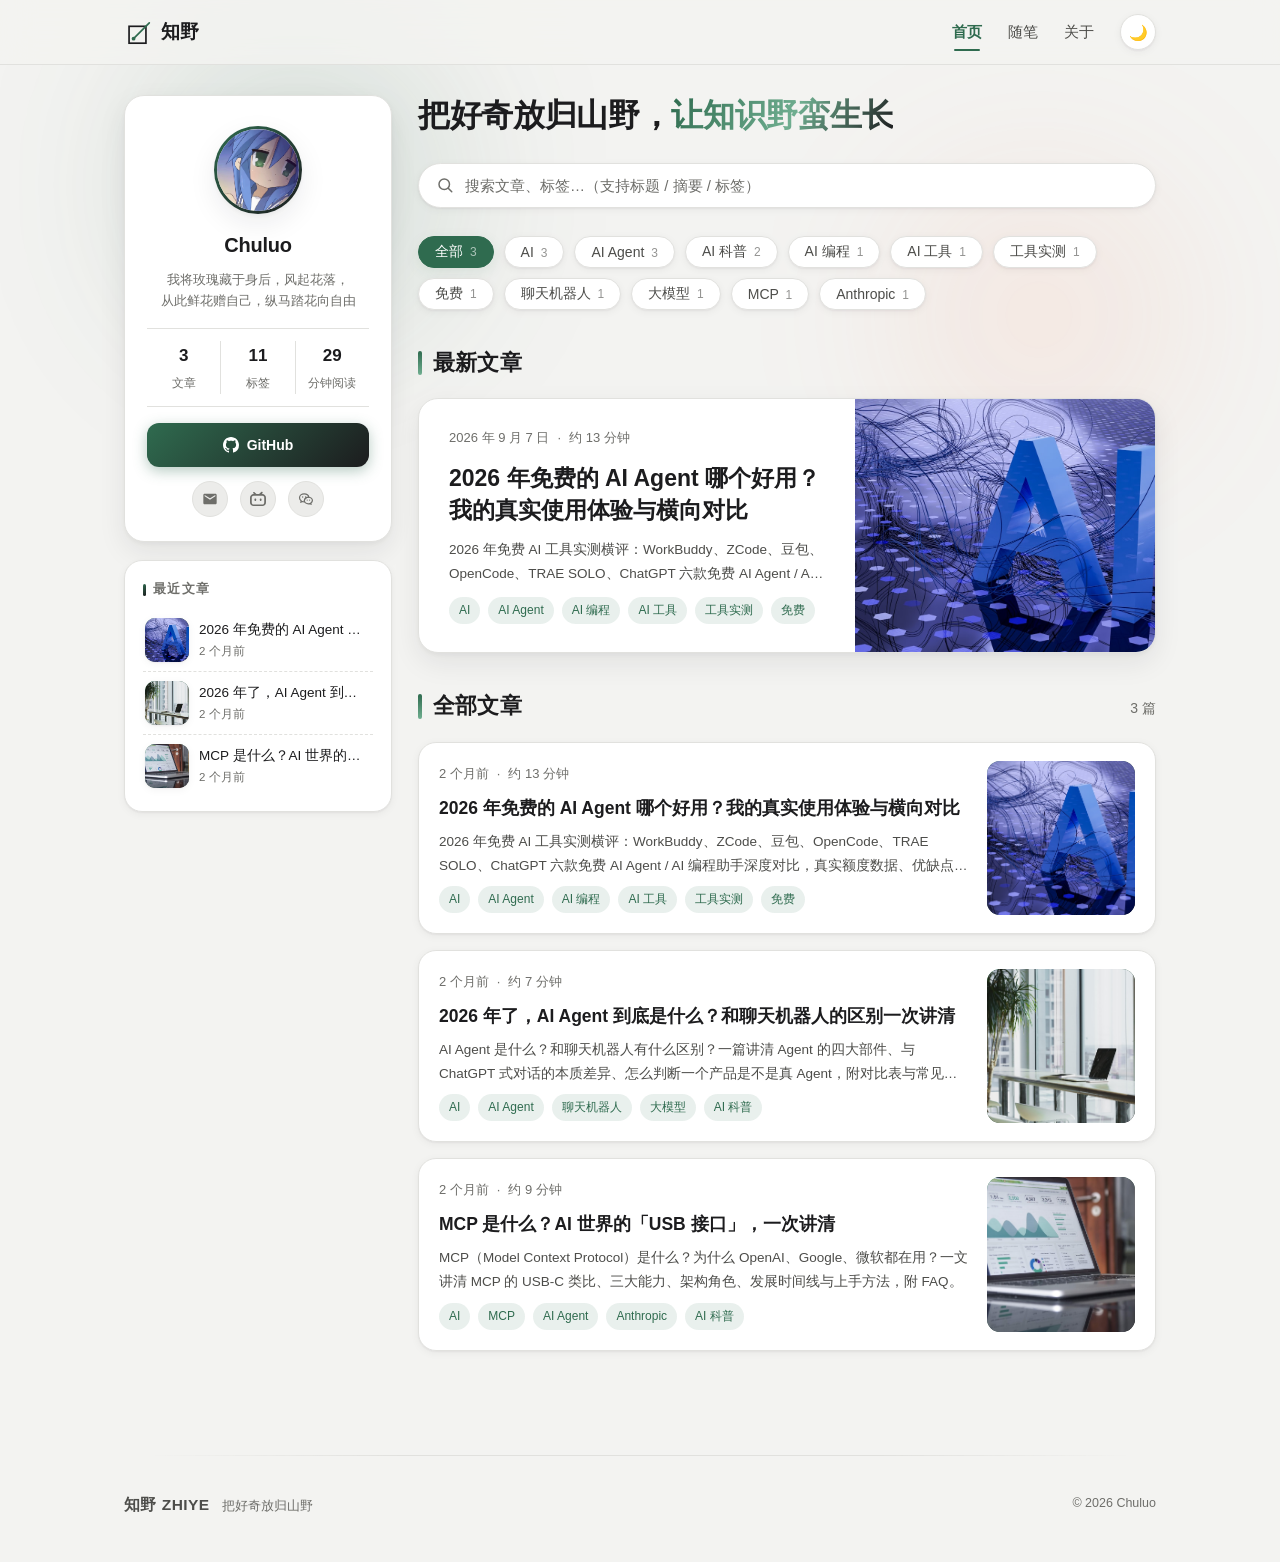
<file: index.html>
<!DOCTYPE html>
<html lang="zh-CN">
<head>
  <meta charset="UTF-8">
  <meta name="viewport" content="width=device-width, initial-scale=1.0">
  <!-- 主题提前应用：首帧即为正确主题，消除页面切换时的闪白 -->
  <script>(function(){var t=null;try{t=localStorage.getItem("blog-theme");}catch(e){}if(t!=="dark"&&t!=="light"){t=window.matchMedia&&window.matchMedia("(prefers-color-scheme: dark)").matches?"dark":"light";}document.documentElement.setAttribute("data-theme",t);})();</script>
  <title>知野 ZHIYE · 把好奇放归山野</title>
  <meta http-equiv="Content-Security-Policy" content="default-src 'none'; script-src 'self' file: 'unsafe-inline' https://cdn.jsdelivr.net; style-src 'self' file: 'unsafe-inline'; img-src 'self' file: data:; font-src 'self' file:; connect-src 'none'; object-src 'none'; base-uri 'none'; form-action 'none'">
  <meta name="referrer" content="no-referrer">
  <meta name="msvalidate.01" content="DB0D25943BA8A5B2295DCE027CB3AC0E" />
  <link rel="icon" href="data:image/svg+xml,<svg xmlns='http://www.w3.org/2000/svg' viewBox='0 0 48 48'><rect width='48' height='48' rx='11' fill='%231C1C1E'/><rect x='13' y='18' width='22' height='22' fill='none' stroke='%23FFFFFF' stroke-width='2.6'/><line x1='19' y1='34' x2='41' y2='12' stroke='%236FAE90' stroke-width='2.6' stroke-linecap='round'/><circle cx='19' cy='34' r='2.8' fill='%236FAE90'/></svg>">
  <meta name="description" content="知野 ZHIYE：Chuluo 的个人博客，记录前端技术、效率工具、读书笔记与日常生活，全部文章由 Markdown 书写。">
  <meta name="author" content="Chuluo">
  <link rel="canonical" href="https://YOUR-SITE.example/">
  <meta name="theme-color" content="#F3F3F1" media="(prefers-color-scheme: light)">
  <meta name="theme-color" content="#000000" media="(prefers-color-scheme: dark)">
  <meta property="og:title" content="知野 ZHIYE · 把好奇放归山野">
  <meta property="og:type" content="website">
  <meta property="og:site_name" content="知野 ZHIYE">
  <meta property="og:url" content="https://YOUR-SITE.example/">
  <meta property="og:locale" content="zh_CN">
  <meta property="og:image" content="https://YOUR-SITE.example/img/brand-icon.png">
  <meta property="og:description" content="记录前端技术、效率工具、读书笔记与日常生活。">
  <meta name="twitter:card" content="summary">
  <script type="application/ld+json">
  {
    "@context": "https://schema.org",
    "@type": "WebSite",
    "name": "知野 ZHIYE",
    "url": "https://YOUR-SITE.example/",
    "description": "Chuluo 的个人博客，记录前端技术、效率工具、读书笔记与日常生活。",
    "inLanguage": "zh-CN",
    "author": { "@type": "Person", "name": "Chuluo", "url": "https://YOUR-SITE.example/about.html" }
  }
  </script>
  <link rel="stylesheet" href="css/style.css">
</head>
<body>

  <a class="skip-link" href="#main">跳到主要内容</a>

  <header class="site-header">
    <div class="container header-inner">
      <a class="brand" href="index.html"><svg class="brand-logo" viewBox="0 0 48 48" aria-hidden="true"><rect x="9" y="13" width="30" height="30" fill="none" stroke="currentColor" stroke-width="3"/><line x1="17" y1="35" x2="45" y2="7" stroke="var(--wild)" stroke-width="3" stroke-linecap="round"/><circle cx="17" cy="35" r="3.4" fill="var(--wild)"/></svg>知野</a>
      <nav class="site-nav">
        <a href="index.html" class="active" aria-current="page">首页</a>
        <a href="notes.html">随笔</a>
        <a href="about.html">关于</a>
        <button class="theme-toggle" aria-label="切换深浅主题（快捷键 T）"></button>
      </nav>
    </div>
  </header>

  <main id="main">
    <!-- 背景光晕 -->
    <div class="bg-glow g1" aria-hidden="true"></div>
    <div class="bg-glow g2" aria-hidden="true"></div>

    <div class="home-layout container">
      <!-- 侧栏：作者卡片 -->
      <aside class="side-col reveal">
        <div class="profile-card">
          <img class="profile-avatar" src="img/avatar.png" alt="Chuluo 的头像" width="88" height="88">
          <b class="profile-name">Chuluo</b>
          <p class="profile-bio">我将玫瑰藏于身后，风起花落，<br>从此鲜花赠自己，纵马踏花向自由</p>
          <div class="profile-stats" id="profileStats"></div>
          <!-- 社交链接（GitHub / 邮箱 / B站） -->
          <a class="profile-github" href="https://github.com/chuluono" target="_blank" rel="noopener noreferrer">
            <svg viewBox="0 0 16 16" width="16" height="16" aria-hidden="true"><path fill="currentColor" d="M8 0C3.58 0 0 3.58 0 8c0 3.54 2.29 6.53 5.47 7.59.4.07.55-.17.55-.38 0-.19-.01-.82-.01-1.49-2.01.37-2.53-.49-2.69-.94-.09-.23-.48-.94-.82-1.13-.28-.15-.68-.52-.01-.53.63-.01 1.08.58 1.23.82.72 1.21 1.87.87 2.33.66.07-.52.28-.87.51-1.07-1.78-.2-3.64-.89-3.64-3.95 0-.87.31-1.59.82-2.15-.08-.2-.36-1.02.08-2.12 0 0 .67-.21 2.2.82.64-.18 1.32-.27 2-.27s1.36.09 2 .27c1.53-1.04 2.2-.82 2.2-.82.44 1.1.16 1.92.08 2.12.51.56.82 1.27.82 2.15 0 3.07-1.87 3.75-3.65 3.95.29.25.54.73.54 1.48 0 1.07-.01 1.93-.01 2.2 0 .21.15.46.55.38A8.01 8.01 0 0 0 16 8c0-4.42-3.58-8-8-8z"/></svg>
            GitHub
          </a>
          <div class="profile-links">
            <a class="profile-ico" href="mailto:chuluo1000@qq.com" data-copy-email="chuluo1000@qq.com" title="点击复制邮箱" aria-label="复制邮箱地址">
              <svg viewBox="0 0 24 24" aria-hidden="true"><path fill="currentColor" d="M20 4H4c-1.1 0-2 .9-2 2v12c0 1.1.9 2 2 2h16c1.1 0 2-.9 2-2V6c0-1.1-.9-2-2-2zm0 4-8 5-8-5V6l8 5 8-5v2z"/></svg>
            </a>
            <a class="profile-ico" href="https://space.bilibili.com/3461567341398555" target="_blank" rel="noopener noreferrer" title="Bilibili" aria-label="Bilibili">
              <svg viewBox="0 0 24 24" aria-hidden="true"><path fill="currentColor" d="M17.8 4.65h.85c1.51.06 2.77.58 3.77 1.58 1 .99 1.52 2.25 1.56 3.76v7.36c-.04 1.51-.56 2.77-1.56 3.77s-2.26 1.52-3.77 1.56H5.33c-1.51-.04-2.77-.56-3.77-1.56S.04 18.86 0 17.35v-7.36c.04-1.51.56-2.77 1.56-3.76 1-1 2.26-1.52 3.77-1.58h.77L4.93 3.53a1.23 1.23 0 0 1-.37-.91c0-.35.12-.65.37-.9l.03-.03c.26-.25.57-.37.92-.37.34 0 .65.12.92.37l2.55 2.42c.07.07.13.14.19.21h4.26c.05-.07.11-.14.16-.21l2.86-2.75c.26-.25.57-.37.92-.37.34 0 .66.15.93.4.26.25.39.55.39.91 0 .35-.12.65-.37.9zM5.33 7.24c-.74.02-1.37.28-1.88.77-.5.5-.77 1.13-.79 1.9v7.51c.02.77.29 1.4.79 1.9.5.5 1.13.75 1.88.77h13.34c.74-.02 1.37-.27 1.88-.77.5-.5.77-1.13.78-1.9V9.91c-.01-.77-.28-1.4-.78-1.9-.51-.49-1.14-.75-1.88-.77zM8 11.11c.37 0 .68.12.93.37.25.25.38.57.4.96v1.17c-.02.39-.15.71-.4.96-.25.25-.56.37-.93.37s-.68-.12-.93-.37c-.25-.25-.38-.57-.4-.96v-1.17c0-.37.13-.69.39-.95.25-.26.57-.38.94-.38zm8 0c.37 0 .68.12.93.37.25.25.38.57.4.96v1.17c-.02.39-.15.71-.4.96-.25.25-.56.37-.93.37s-.68-.12-.93-.37c-.25-.25-.38-.57-.4-.96v-1.17c.02-.39.15-.71.4-.96.25-.25.56-.37.93-.37z"/></svg>
            </a>
            <!-- 公众号：点击/悬停弹出二维码（图片放 img/wx-qr.png 即生效） -->
            <div class="profile-wechat">
              <button type="button" class="profile-ico" id="wxBtn" title="微信公众号" aria-label="微信公众号二维码" aria-expanded="false">
                <svg viewBox="0 0 24 24" aria-hidden="true">
                  <path fill="none" stroke="currentColor" stroke-width="1.8" stroke-linejoin="round" d="M9.3 4.2c-3.9 0-7 2.6-7 5.9 0 1.8 1 3.5 2.5 4.6L4.2 17l2.4-1.2c.8.3 1.7.4 2.7.4h.4a5.9 5.9 0 0 1-.2-1.5c0-3.1 2.9-5.6 6.5-5.6h.3c-.6-2.8-3.6-4.9-7-4.9z"/>
                  <path fill="none" stroke="currentColor" stroke-width="1.8" stroke-linejoin="round" d="M15.6 9.4c-3.3 0-6 2.2-6 4.9s2.7 4.9 6 4.9c.7 0 1.4-.1 2-.3l2.2 1.1-.6-1.9c1.4-.9 2.4-2.3 2.4-3.8 0-2.7-2.7-4.9-6-4.9z"/>
                  <g fill="currentColor">
                    <circle cx="7" cy="9" r="1"/><circle cx="11.4" cy="9" r="1"/>
                    <circle cx="13.8" cy="13.6" r=".9"/><circle cx="17.4" cy="13.6" r=".9"/>
                  </g>
                </svg>
              </button>
              <div class="wx-pop" id="wxPop">
                <img src="img/wx-qr.png" alt="微信公众号二维码" width="140" height="140">
                <b>微信公众号</b>
                <span>微信扫码关注</span>
              </div>
            </div>
          </div>
        </div>

        <!-- 侧栏：最近文章 -->
        <div class="side-card">
          <h3 class="side-title">最近文章</h3>
          <ol class="side-recent" id="recentList"></ol>
        </div>
      </aside>

      <!-- 右列：标语 + 搜索 + 筛选 + 文章流 -->
      <div class="feed-col">
        <h1 class="feed-slogan reveal" style="transition-delay:.08s">把好奇放归山野，<span class="grad">让知识野蛮生长</span></h1>

        <!-- 实时搜索 -->
        <div class="search-box reveal" style="transition-delay:.16s" role="search">
          <input id="searchInput" type="text" placeholder="搜索文章、标签…（支持标题 / 摘要 / 标签）" autocomplete="off" aria-label="搜索文章">
          <svg class="search-icon" viewBox="0 0 24 24" fill="none" stroke="currentColor" stroke-width="2" stroke-linecap="round" aria-hidden="true">
            <circle cx="11" cy="11" r="7"></circle><path d="M21 21l-4.35-4.35"></path>
          </svg>
          <button id="searchClear" type="button" class="search-clear" aria-label="清空搜索">✕</button>
        </div>

        <!-- 标签筛选 -->
        <div class="tag-filter" id="tagFilter"></div>

        <!-- 精选 / 最新文章 -->
        <section id="featuredSection">
          <div class="section-head"><h2>最新文章</h2></div>
          <div id="featured"></div>
        </section>

        <!-- 文章列表 -->
        <section>
          <div class="section-head"><h2 id="listTitle">全部文章</h2><span class="count" id="listCount"></span></div>
          <div class="post-grid" id="postList"></div>
          <nav class="pagination" id="pagination" hidden aria-label="分页"></nav>
        </section>
      </div>
    </div>
  </main>

  <footer class="site-footer">
    <div class="container footer-row">
      <p class="footer-brand">知野 ZHIYE<span class="footer-tagline">把好奇放归山野</span></p>
      <div class="footer-right">
        <span class="footer-copy">© 2026 Chuluo</span>
      </div>
    </div>
  </footer>

  <button id="backTop" class="back-top" aria-label="回到顶部">
    <svg viewBox="0 0 48 48" aria-hidden="true">
      <circle class="ring-bg" cx="24" cy="24" r="21"></circle>
      <circle class="ring-fg" cx="24" cy="24" r="21"></circle>
    </svg>
    <span class="arrow">↑</span>
  </button>

  <script src="js/posts.js"></script>
  <script src="js/main.js"></script>
  <script>
    function __initHome() {
      var H = window.BLOG_HELPERS;
      /* 首页列表视图：系列只显示一章入口，其余章节经文章页章节目录访问 */
      var posts = H.visiblePosts();
      var tags = H.allTags(posts);

      /* 公众号二维码弹层：点击切换（悬停由 CSS 兜底），点击外部关闭；二维码图片缺失时显示占位 */
      var wxWrap = document.querySelector(".profile-wechat");
      var wxBtn = document.getElementById("wxBtn");
      var wxImg = document.querySelector(".wx-pop img");
      if (wxImg) {
        wxImg.addEventListener("error", function () { wxImg.closest(".wx-pop").classList.add("no-qr"); });
      }
      if (wxBtn && wxWrap) {
        wxBtn.addEventListener("click", function (e) {
          e.stopPropagation();
          var open = wxWrap.classList.toggle("open");
          wxBtn.setAttribute("aria-expanded", open ? "true" : "false");
        });
        document.addEventListener("click", function (e) {
          if (!wxWrap.contains(e.target)) {
            wxWrap.classList.remove("open");
            wxBtn.setAttribute("aria-expanded", "false");
          }
        });
      }

      /* 作者卡片统计 */
      var totalMin = posts.reduce(function (s, p) { return s + H.readingMin(p.content); }, 0);
      document.getElementById("profileStats").innerHTML =
        '<div class="pstat"><b>' + posts.length + "</b><span>文章</span></div>" +
        '<div class="pstat"><b>' + tags.length + "</b><span>标签</span></div>" +
        '<div class="pstat"><b>' + totalMin + "</b><span>分钟阅读</span></div>";

      /* 侧栏：最近文章 */
      document.getElementById("recentList").innerHTML = posts.slice(0, 5).map(function (p) {
        var thumb = '<span class="mini-thumb" style="' + H.coverStyle(p) + '" aria-hidden="true">' +
          (p.coverImg ? '<img src="' + window.BLOG_ROOT + p.coverImg + '" alt="" loading="lazy">' : p.emoji) +
          "</span>";
        return '<li><a href="' + H.postURL(p) + '">' + thumb +
          '<span class="mini-text"><span class="mini-title">' + H.escapeHtml(p.title) + "</span>" +
          "<time>" + H.fmtRelative(p.date) + "</time></span></a></li>";
      }).join("");

      /* 状态：标签 + 关键词可叠加过滤 */
      var currentTag = new URLSearchParams(location.search).get("tag") || "全部";
      var query = "";
      var PAGE_SIZE = 4;   /* 每页文章数 */
      var pageNum = 1;
      var filterBox = document.getElementById("tagFilter");
      var listEl = document.getElementById("postList");
      var searchInput = document.getElementById("searchInput");
      var searchBox = document.querySelector(".search-box");
      var searchClear = document.getElementById("searchClear");
      var featuredSection = document.getElementById("featuredSection");

      /* 精选（最新一篇）；无文章时隐藏该区块 */
      document.getElementById("featured").innerHTML = posts.length ? H.cardHTML(posts[0], true) : "";
      if (!posts.length) featuredSection.style.display = "none";

      function renderChips() {
        var html = ['<button class="chip' + (currentTag === "全部" ? " active" : "") + '" data-tag="全部">全部 <i>' + posts.length + "</i></button>"];
        tags.forEach(function (t) {
          html.push('<button class="chip' + (currentTag === t[0] ? " active" : "") + '" data-tag="' + H.escapeHtml(t[0]) + '">' + H.escapeHtml(t[0]) + " <i>" + t[1] + "</i></button>");
        });
        filterBox.innerHTML = html.join("");
      }

      function matchQuery(p, q) {
        var hay = (p.title + " " + p.excerpt + " " + p.tags.join(" ")).toLowerCase();
        return hay.indexOf(q.toLowerCase()) !== -1;
      }

      function renderList() {
        var list = posts.filter(function (p) {
          return (currentTag === "全部" || p.tags.indexOf(currentTag) !== -1) && (!query || matchQuery(p, query));
        });
        document.getElementById("listTitle").innerHTML = query
          ? "搜索：<span class=\"grad\">" + H.escapeHtml(query) + "</span>"
          : (currentTag === "全部" ? "全部文章" : "标签：" + H.escapeHtml(currentTag));
        document.getElementById("listCount").textContent = list.length + " 篇";
        featuredSection.style.display = (posts.length && currentTag === "全部" && !query) ? "" : "none";

        var pgBox = document.getElementById("pagination");
        if (!list.length) {
          pgBox.hidden = true;
          listEl.innerHTML = query
            ? '<div class="empty-state"><div class="big">🔭</div>没有找到与「' + H.escapeHtml(query) + '」相关的文章<br>换个关键词试试？</div>'
            : '<div class="empty-state"><div class="big">🌱</div>这个标签下还没有文章～</div>';
          return;
        }

        /* 分页切片 */
        var totalPages = Math.ceil(list.length / PAGE_SIZE);
        if (pageNum > totalPages) pageNum = totalPages;
        if (pageNum < 1) pageNum = 1;
        var pageList = list.slice((pageNum - 1) * PAGE_SIZE, pageNum * PAGE_SIZE);

        /* 卡片带 stagger 渐显延迟，标题与摘要做搜索高亮 */
        listEl.innerHTML = pageList.map(function (p, i) {
          var delay = " style=\"transition-delay:" + Math.min(i, 8) * 55 + "ms\"";
          return H.cardHTML(p, false, query).replace('class="post-card"', 'class="post-card reveal"' + delay);
        }).join("");
        window.BLOG_initReveal(listEl);

        /* 分页条（← 1 →） */
        if (totalPages <= 1) { pgBox.hidden = true; pgBox.innerHTML = ""; return; }
        pgBox.hidden = false;
        var phtml = '<button class="pg-btn pg-nav" data-pg="prev" aria-label="上一页"' + (pageNum === 1 ? " disabled" : "") + ">←</button>";
        for (var i = 1; i <= totalPages; i++) {
          phtml += '<button class="pg-btn' + (i === pageNum ? " active" : "") + '" data-pg="' + i + '" aria-label="第 ' + i + ' 页">' + i + "</button>";
        }
        phtml += '<button class="pg-btn pg-nav" data-pg="next" aria-label="下一页"' + (pageNum === totalPages ? " disabled" : "") + ">→</button>";
        pgBox.innerHTML = phtml;
      }

      /* 标签筛选 */
      filterBox.addEventListener("click", function (e) {
        var btn = e.target.closest(".chip");
        if (!btn) return;
        currentTag = btn.getAttribute("data-tag");
        pageNum = 1;
        renderChips();
        renderList();
        /* file:// 协议下 replaceState 可能抛 SecurityError，静默降级 */
        try {
          history.replaceState(null, "", currentTag === "全部" ? "index.html" : "index.html?tag=" + encodeURIComponent(currentTag));
        } catch (err) {}
      });

      /* 分页翻页 */
      document.getElementById("pagination").addEventListener("click", function (e) {
        var btn = e.target.closest(".pg-btn");
        if (!btn || btn.disabled) return;
        var v = btn.getAttribute("data-pg");
        if (v === "prev") pageNum -= 1;
        else if (v === "next") pageNum += 1;
        else pageNum = parseInt(v, 10);
        renderList();
        H.smoothTo(document.getElementById("listTitle"));
      });

      /* 实时搜索（轻防抖） */
      var debounceTimer = null;
      searchInput.addEventListener("input", function () {
        searchBox.classList.toggle("has-value", !!searchInput.value);
        clearTimeout(debounceTimer);
        debounceTimer = setTimeout(function () {
          query = searchInput.value.trim();
          pageNum = 1;
          renderList();
        }, 140);
      });
      searchClear.addEventListener("click", function () {
        searchInput.value = "";
        searchBox.classList.remove("has-value");
        query = "";
        pageNum = 1;
        renderList();
        searchInput.focus();
      });

      renderChips();
      renderList();
    }
    __initHome();
  </script>
</body>
</html>
</file>
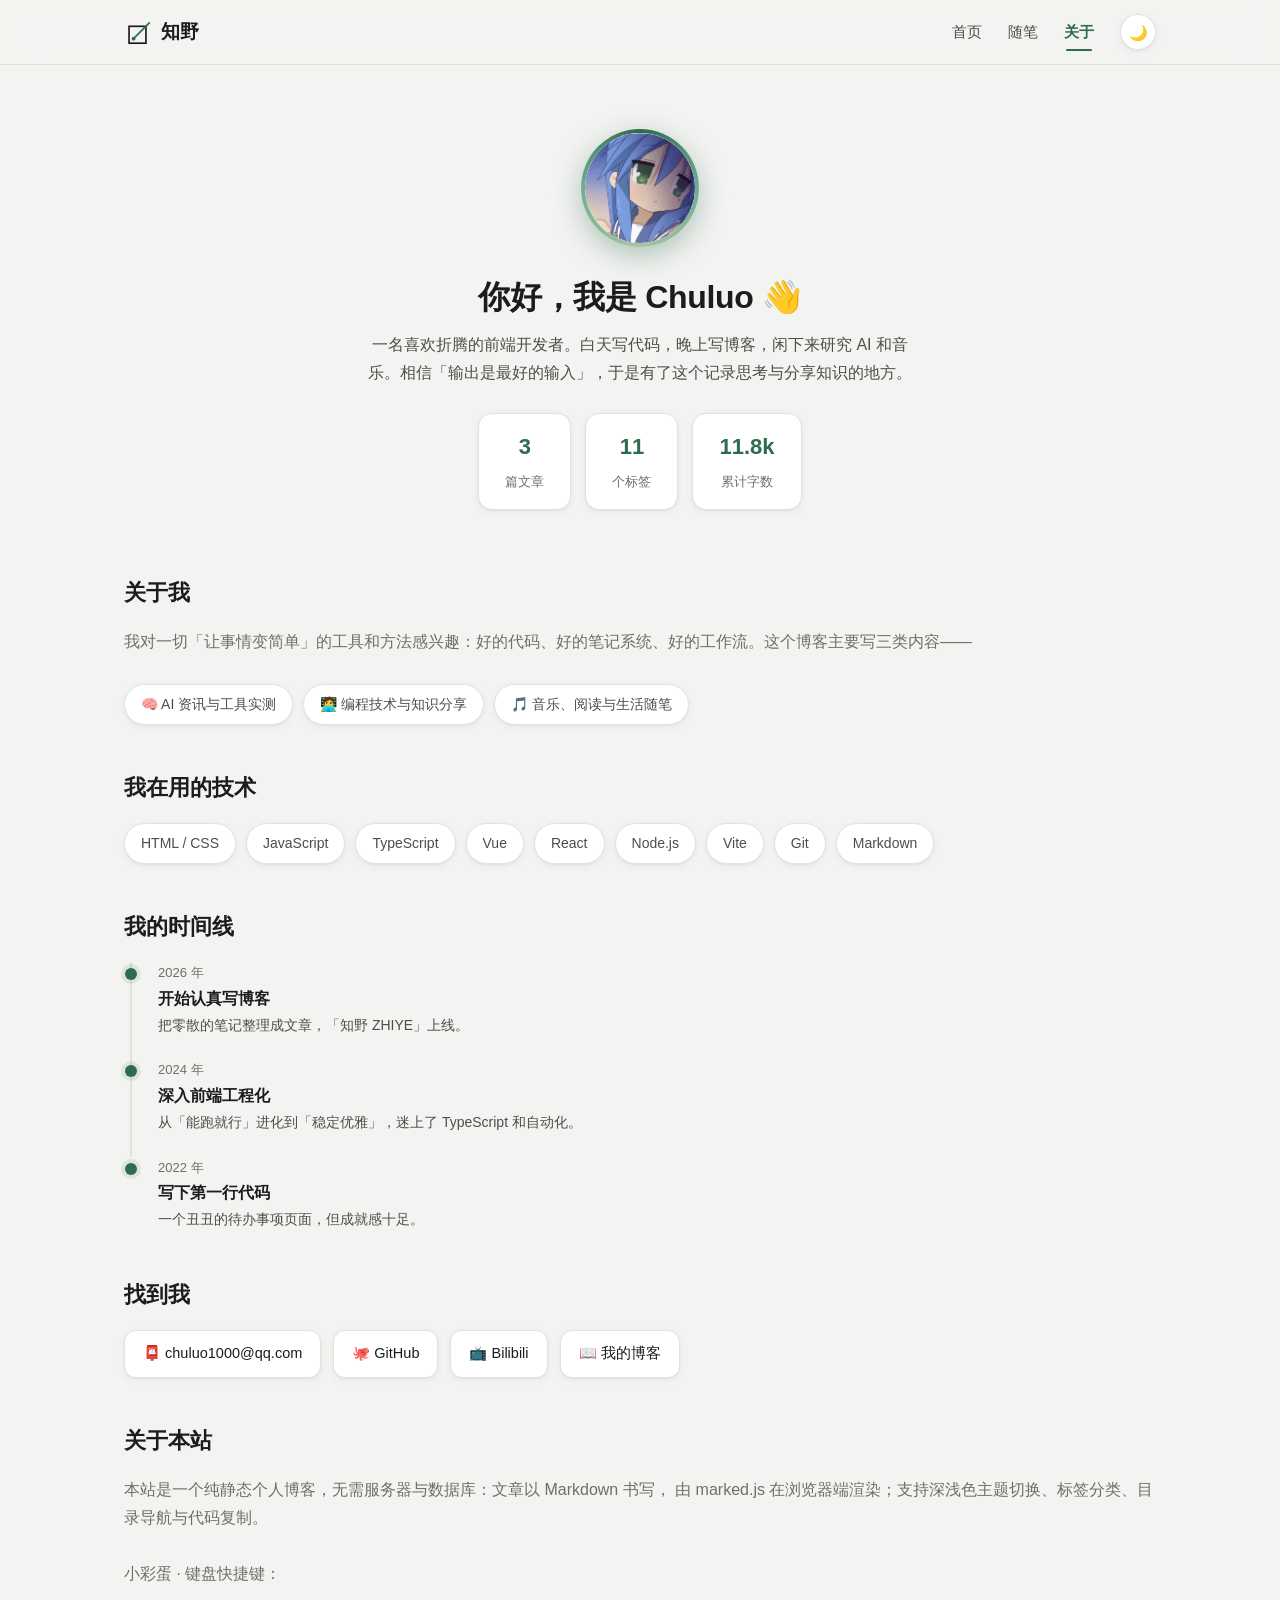
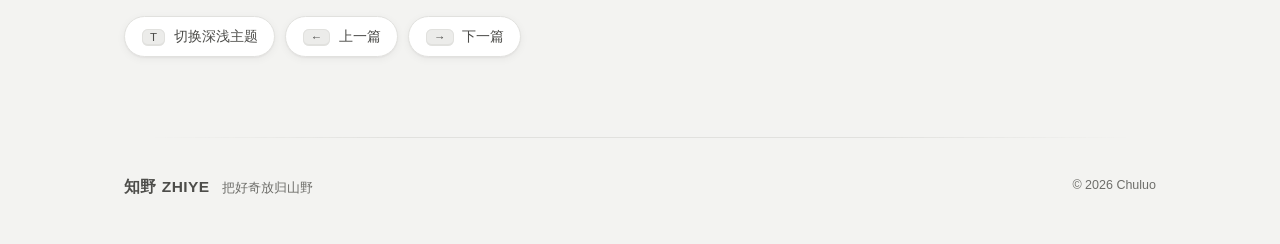
<file: about.html>
<!DOCTYPE html>
<html lang="zh-CN">
<head>
  <meta charset="UTF-8">
  <meta name="viewport" content="width=device-width, initial-scale=1.0">
  <!-- 主题提前应用：首帧即为正确主题，消除页面切换时的闪白 -->
  <script>(function(){var t=null;try{t=localStorage.getItem("blog-theme");}catch(e){}if(t!=="dark"&&t!=="light"){t=window.matchMedia&&window.matchMedia("(prefers-color-scheme: dark)").matches?"dark":"light";}document.documentElement.setAttribute("data-theme",t);})();</script>
  <title>关于 · 知野 ZHIYE</title>
  <meta http-equiv="Content-Security-Policy" content="default-src 'none'; script-src 'self' file: 'unsafe-inline' https://cdn.jsdelivr.net; style-src 'self' file: 'unsafe-inline'; img-src 'self' file: data:; font-src 'self' file:; connect-src 'none'; object-src 'none'; base-uri 'none'; form-action 'none'">
  <meta name="referrer" content="no-referrer">
  <meta name="msvalidate.01" content="DB0D25943BA8A5B2295DCE027CB3AC0E" />
  <link rel="icon" href="data:image/svg+xml,<svg xmlns='http://www.w3.org/2000/svg' viewBox='0 0 48 48'><rect width='48' height='48' rx='11' fill='%231C1C1E'/><rect x='13' y='18' width='22' height='22' fill='none' stroke='%23FFFFFF' stroke-width='2.6'/><line x1='19' y1='34' x2='41' y2='12' stroke='%236FAE90' stroke-width='2.6' stroke-linecap='round'/><circle cx='19' cy='34' r='2.8' fill='%236FAE90'/></svg>">
  <meta name="description" content="关于 Chuluo 与知野 ZHIYE：一个喜欢折腾的前端开发者，记录技术、工具与生活。">
  <meta name="author" content="Chuluo">
  <link rel="canonical" href="https://YOUR-SITE.example/about.html">
  <meta name="theme-color" content="#F3F3F1" media="(prefers-color-scheme: light)">
  <meta name="theme-color" content="#000000" media="(prefers-color-scheme: dark)">
  <meta property="og:title" content="关于 · 知野 ZHIYE">
  <meta property="og:type" content="profile">
  <meta property="og:site_name" content="知野 ZHIYE">
  <meta property="og:url" content="https://YOUR-SITE.example/about.html">
  <meta property="og:locale" content="zh_CN">
  <script type="application/ld+json">
  {
    "@context": "https://schema.org",
    "@type": "Person",
    "name": "Chuluo",
    "url": "https://YOUR-SITE.example/about.html",
    "description": "一名喜欢折腾的前端开发者，白天写代码，晚上写博客，相信输出是最好的输入。",
    "jobTitle": "前端开发者",
    "knowsAbout": ["HTML", "CSS", "JavaScript", "TypeScript", "Vue", "React", "Node.js"],
    "mainEntityOfPage": { "@type": "WebSite", "name": "知野 ZHIYE", "url": "https://YOUR-SITE.example/" }
  }
  </script>
  <link rel="stylesheet" href="css/style.css">
</head>
<body>

  <a class="skip-link" href="#main">跳到主要内容</a>

  <header class="site-header">
    <div class="container header-inner">
      <a class="brand" href="index.html"><svg class="brand-logo" viewBox="0 0 48 48" aria-hidden="true"><rect x="9" y="13" width="30" height="30" fill="none" stroke="currentColor" stroke-width="3"/><line x1="17" y1="35" x2="45" y2="7" stroke="var(--wild)" stroke-width="3" stroke-linecap="round"/><circle cx="17" cy="35" r="3.4" fill="var(--wild)"/></svg>知野</a>
      <nav class="site-nav">
        <a href="index.html">首页</a>
        <a href="notes.html">随笔</a>
        <a href="about.html" class="active" aria-current="page">关于</a>
        <button class="theme-toggle" aria-label="切换深浅主题（快捷键 T）"></button>
      </nav>
    </div>
  </header>

  <main id="main" class="container">
    <!-- 头像与简介 -->
    <section class="about-hero">
      <div class="avatar-ring reveal">
        <div class="avatar"><img src="img/avatar.png" alt="Chuluo 的头像"></div>
      </div>
      <h1 class="reveal" style="transition-delay:.08s">你好，我是 Chuluo 👋</h1>
      <p class="bio reveal" style="transition-delay:.16s">一名喜欢折腾的前端开发者。白天写代码，晚上写博客，闲下来研究 AI 和音乐。相信「输出是最好的输入」，于是有了这个记录思考与分享知识的地方。</p>
      <div class="about-stats reveal" style="transition-delay:.24s" id="aboutStats"></div>
    </section>

    <!-- 关于我 -->
    <section class="about-section reveal">
      <h2>关于我</h2>
      <p class="muted">我对一切「让事情变简单」的工具和方法感兴趣：好的代码、好的笔记系统、好的工作流。这个博客主要写三类内容——</p>
      <br>
      <div class="skill-chips">
        <span>🧠 AI 资讯与工具实测</span>
        <span>🧑‍💻 编程技术与知识分享</span>
        <span>🎵 音乐、阅读与生活随笔</span>
      </div>
    </section>

    <!-- 技能栈 -->
    <section class="about-section reveal">
      <h2>我在用的技术</h2>
      <div class="skill-chips">
        <span>HTML / CSS</span><span>JavaScript</span><span>TypeScript</span>
        <span>Vue</span><span>React</span><span>Node.js</span>
        <span>Vite</span><span>Git</span><span>Markdown</span>
      </div>
    </section>

    <!-- 时间线 -->
    <section class="about-section reveal">
      <h2>我的时间线</h2>
      <ul class="timeline">
        <li>
          <div class="when">2026 年</div>
          <div class="what">开始认真写博客</div>
          <div class="detail">把零散的笔记整理成文章，「知野 ZHIYE」上线。</div>
        </li>
        <li>
          <div class="when">2024 年</div>
          <div class="what">深入前端工程化</div>
          <div class="detail">从「能跑就行」进化到「稳定优雅」，迷上了 TypeScript 和自动化。</div>
        </li>
        <li>
          <div class="when">2022 年</div>
          <div class="what">写下第一行代码</div>
          <div class="detail">一个丑丑的待办事项页面，但成就感十足。</div>
        </li>
      </ul>
    </section>

    <!-- 联系方式 -->
    <section class="about-section reveal">
      <h2>找到我</h2>
      <div class="contact-list">
        <a href="mailto:chuluo1000@qq.com" data-copy-email="chuluo1000@qq.com" title="点击复制邮箱">📮 chuluo1000@qq.com</a>
        <a href="https://github.com/chuluono" target="_blank" rel="noopener noreferrer">🐙 GitHub</a>
        <a href="https://space.bilibili.com/3461567341398555" target="_blank" rel="noopener noreferrer">📺 Bilibili</a>
        <a href="index.html">📖 我的博客</a>
      </div>
    </section>

    <!-- 关于本站 -->
    <section class="about-section reveal">
      <h2>关于本站</h2>
      <p class="muted">
        本站是一个纯静态个人博客，无需服务器与数据库：文章以 Markdown 书写，
        由 marked.js 在浏览器端渲染；支持深浅色主题切换、标签分类、目录导航与代码复制。
      </p>
      <br>
      <p class="muted">小彩蛋 · 键盘快捷键：</p>
      <br>
      <div class="skill-chips">
        <span><kbd>T</kbd>&nbsp; 切换深浅主题</span>
        <span><kbd>←</kbd>&nbsp; 上一篇</span>
        <span><kbd>→</kbd>&nbsp; 下一篇</span>
      </div>
    </section>
  </main>

  <footer class="site-footer">
    <div class="container footer-row">
      <p class="footer-brand">知野 ZHIYE<span class="footer-tagline">把好奇放归山野</span></p>
      <div class="footer-right">
        <span class="footer-copy">© 2026 Chuluo</span>
      </div>
    </div>
  </footer>

  <button id="backTop" class="back-top" aria-label="回到顶部">
    <svg viewBox="0 0 48 48" aria-hidden="true">
      <circle class="ring-bg" cx="24" cy="24" r="21"></circle>
      <circle class="ring-fg" cx="24" cy="24" r="21"></circle>
    </svg>
    <span class="arrow">↑</span>
  </button>

  <script src="js/posts.js"></script>
  <script src="js/main.js"></script>
  <script>
    function __initAboutPage() {
      var H = window.BLOG_HELPERS;
      var posts = window.BLOG.posts;
      var totalChars = posts.reduce(function (s, p) { return s + p.content.replace(/\s/g, "").length; }, 0);
      document.getElementById("aboutStats").innerHTML =
        '<div class="stat"><b>' + posts.length + "</b><span>篇文章</span></div>" +
        '<div class="stat"><b>' + H.allTags().length + "</b><span>个标签</span></div>" +
        '<div class="stat"><b>' + (totalChars / 1000).toFixed(1) + "k</b><span>累计字数</span></div>";
    }
    __initAboutPage();
  </script>
</body>
</html>
</file>
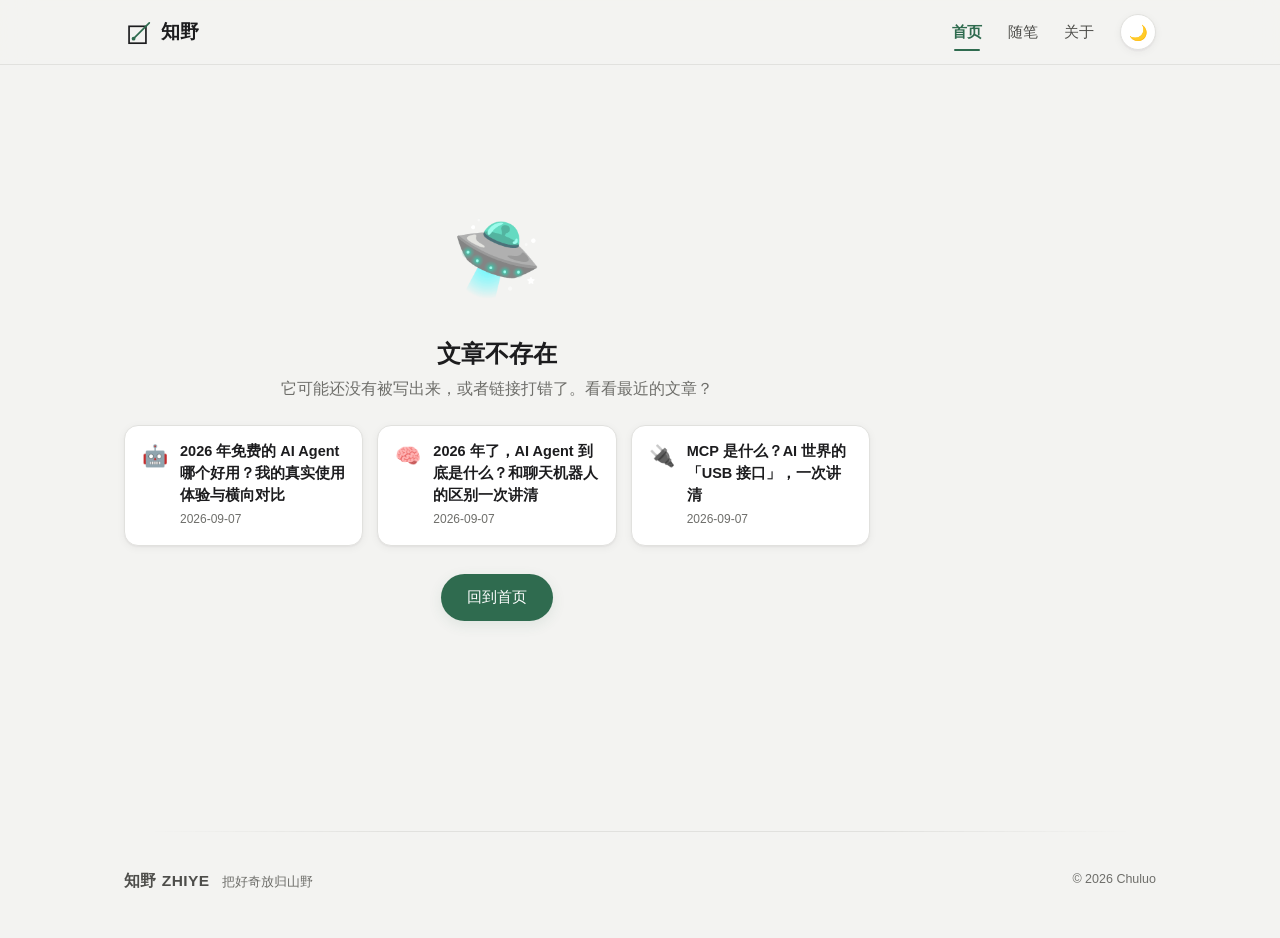
<file: article.html>
<!DOCTYPE html>
<html lang="zh-CN">
<head>
  <meta charset="UTF-8">
  <meta name="viewport" content="width=device-width, initial-scale=1.0">
  <!-- 主题提前应用：首帧即为正确主题，消除页面切换时的闪白 -->
  <script>(function(){var t=null;try{t=localStorage.getItem("blog-theme");}catch(e){}if(t!=="dark"&&t!=="light"){t=window.matchMedia&&window.matchMedia("(prefers-color-scheme: dark)").matches?"dark":"light";}document.documentElement.setAttribute("data-theme",t);})();</script>
  <!-- BUILD_HEAD_START（tools/build.mjs 会用每篇文章的 SEO head 替换此区间；静态页不含 noindex） -->
  <title>文章详情 · 知野 ZHIYE</title>
  <meta name="description" content="知野 ZHIYE · Chuluo 的个人博客文章">
  <meta name="robots" content="noindex">
  <!-- BUILD_HEAD_END -->
  <meta http-equiv="Content-Security-Policy" content="default-src 'none'; script-src 'self' file: 'unsafe-inline' https://cdn.jsdelivr.net; style-src 'self' file: 'unsafe-inline'; img-src 'self' file: data:; font-src 'self' file:; connect-src 'none'; object-src 'none'; base-uri 'none'; form-action 'none'">
  <meta name="referrer" content="no-referrer">
  <meta name="msvalidate.01" content="DB0D25943BA8A5B2295DCE027CB3AC0E" />
  <link rel="icon" href="data:image/svg+xml,<svg xmlns='http://www.w3.org/2000/svg' viewBox='0 0 48 48'><rect width='48' height='48' rx='11' fill='%231C1C1E'/><rect x='13' y='18' width='22' height='22' fill='none' stroke='%23FFFFFF' stroke-width='2.6'/><line x1='19' y1='34' x2='41' y2='12' stroke='%236FAE90' stroke-width='2.6' stroke-linecap='round'/><circle cx='19' cy='34' r='2.8' fill='%236FAE90'/></svg>">
  <meta name="theme-color" content="#F3F3F1" media="(prefers-color-scheme: light)">
  <meta name="theme-color" content="#000000" media="(prefers-color-scheme: dark)">
  <link rel="stylesheet" href="css/style.css">
</head>
<body>

  <a class="skip-link" href="#main">跳到主要内容</a>

  <!-- 阅读进度条 -->
  <div class="progress-bar" id="progressBar" aria-hidden="true"></div>

  <header class="site-header">
    <div class="container header-inner">
      <a class="brand" href="index.html"><svg class="brand-logo" viewBox="0 0 48 48" aria-hidden="true"><rect x="9" y="13" width="30" height="30" fill="none" stroke="currentColor" stroke-width="3"/><line x1="17" y1="35" x2="45" y2="7" stroke="var(--wild)" stroke-width="3" stroke-linecap="round"/><circle cx="17" cy="35" r="3.4" fill="var(--wild)"/></svg>知野</a>
      <nav class="site-nav">
        <a href="index.html" class="active" aria-current="page">首页</a>
        <a href="notes.html">随笔</a>
        <a href="about.html">关于</a>
        <button class="theme-toggle" aria-label="切换深浅主题（快捷键 T）"></button>
      </nav>
    </div>
  </header>

  <main id="main">
    <div class="container article-wrap">
      <article id="articleRoot"></article>
      <aside class="toc" id="toc" hidden>
        <h4>章节目录</h4>
        <nav id="tocNav"></nav>
      </aside>
    </div>
  </main>

  <footer class="site-footer">
    <div class="container footer-row">
      <p class="footer-brand">知野 ZHIYE<span class="footer-tagline">把好奇放归山野</span></p>
      <div class="footer-right">
        <span class="footer-copy">© 2026 Chuluo</span>
      </div>
    </div>
  </footer>

  <button id="backTop" class="back-top" aria-label="回到顶部">
    <svg viewBox="0 0 48 48" aria-hidden="true">
      <circle class="ring-bg" cx="24" cy="24" r="21"></circle>
      <circle class="ring-fg" cx="24" cy="24" r="21"></circle>
    </svg>
    <span class="arrow">↑</span>
  </button>

  <!-- Markdown 渲染：本地优先，CDN 兜底（SRI 校验防劫持）；DOMPurify 白名单过滤（仅动态兜底页需要） -->
  <script src="lib/marked.min.js"></script>
  <script>window.marked || document.write('<script src="https://cdn.jsdelivr.net/npm/marked@12.0.2/marked.min.js" integrity="sha384-/TQbtLCAerC3jgaim+N78RZSDYV7ryeoBCVqTuzRrFec2akfBkHS7ACQ3PQhvMVi" crossorigin="anonymous"><\/script>');</script>
  <script src="lib/purify.min.js"></script>
  <script>window.DOMPurify || document.write('<script src="https://cdn.jsdelivr.net/npm/dompurify@3.2.4/dist/purify.min.js" integrity="sha384-eEu5CTj3qGvu9PdJuS+YlkNi7d2XxQROAFYOr59zgObtlcux1ae1Il3u7jvdCSWu" crossorigin="anonymous"><\/script>');</script>
  <script src="js/posts.js"></script>
  <script src="js/main.js"></script>
  <script>
    function __initArticlePage() {
      var H = window.BLOG_HELPERS;
      var root = document.getElementById("articleRoot");

      /* ---------- 通用增强：静态预渲染页与动态渲染页共用 ----------
         代码块窗口头 + 复制 / 目录生成 / 键盘翻页 / 渐显 */
      function enhance() {
        /* 剪贴板：优先 Clipboard API，file:// 或旧环境降级 execCommand */
        function legacyCopy(text, ok) {
          var ta = document.createElement("textarea");
          ta.value = text;
          ta.setAttribute("readonly", "");
          ta.style.position = "fixed";
          ta.style.opacity = "0";
          document.body.appendChild(ta);
          ta.select();
          try { document.execCommand("copy"); ok(); } catch (e) {}
          document.body.removeChild(ta);
        }
        function copyText(text, ok) {
          if (navigator.clipboard && navigator.clipboard.writeText) {
            navigator.clipboard.writeText(text).then(ok, function () { legacyCopy(text, ok); });
          } else {
            legacyCopy(text, ok);
          }
        }

        /* 代码块：macOS 窗口头部（圆点 + 语言 + 复制） */
        function guessLang(code) {
          if (/[{}]/.test(code) && /-webkit-|display|margin|padding|color|width|flex|background|align|justify/.test(code)) return "CSS";
          if (/\b(function|const|let|var|return)\b/.test(code) || /=>/.test(code)) return "JavaScript";
          if (/^#!|\b(sudo|apt|curl|npm|git)\b/m.test(code)) return "Shell";
          if (/^\s*(#{1,3}\s|-\s|>\s|\*\*)/m.test(code)) return "Markdown";
          return "Text";
        }
        document.querySelectorAll("#mdBody pre").forEach(function (pre) {
          var codeEl = pre.querySelector("code");
          if (!codeEl) return;
          var wrap = document.createElement("div");
          wrap.className = "code-block";
          var head = document.createElement("div");
          head.className = "code-head";
          head.innerHTML =
            '<span class="dot" style="background:#ff5f57"></span>' +
            '<span class="dot" style="background:#febc2e"></span>' +
            '<span class="dot" style="background:#28c840"></span>' +
            '<span class="code-lang">' + guessLang(codeEl.textContent) + "</span>";
          var btn = document.createElement("button");
          btn.type = "button";
          btn.className = "code-copy";
          btn.textContent = "复制";
          btn.addEventListener("click", function () {
            copyText(codeEl.textContent, function () {
              btn.textContent = "已复制 ✓";
              setTimeout(function () { btn.textContent = "复制"; }, 1600);
            });
          });
          head.appendChild(btn);
          pre.parentNode.insertBefore(wrap, pre);
          wrap.appendChild(head);
          wrap.appendChild(pre);
        });

        /* 目录：从 h2/h3 生成（系列教程页没有目录侧栏，自动跳过） */
        var heads = document.querySelectorAll("#mdBody h2, #mdBody h3");
        var tocNav = document.getElementById("tocNav");
        if (heads.length && tocNav) {
          var tocHTML = [];
          heads.forEach(function (h, i) {
            h.id = "sec-" + i;
            tocHTML.push('<a href="#sec-' + i + '" class="' + (h.tagName === "H3" ? "lv3" : "") + '">' + H.escapeHtml(h.textContent) + "</a>");
          });
          tocNav.innerHTML = tocHTML.join("");
          document.getElementById("toc").hidden = false;
          window.BLOG_initScrollSpy();
        }

        /* 键盘 ← / → 切换上 / 下一篇（链接由动态渲染或生成器写入） */
        document.addEventListener("keydown", function (e) {
          if (e.metaKey || e.ctrlKey || e.altKey) return;
          var el = document.activeElement;
          if (el && (el.tagName === "INPUT" || el.tagName === "TEXTAREA" || el.tagName === "SELECT" || el.isContentEditable)) return;
          /* 正在选中文本时方向键用于移动光标，不触发翻页 */
          if (String(window.getSelection && window.getSelection() || "")) return;
          if (e.key === "ArrowLeft") {
            var o = document.getElementById("navOlder");
            if (o) location.href = o.href;
          } else if (e.key === "ArrowRight") {
            var n = document.getElementById("navNewer");
            if (n) location.href = n.href;
          }
        });

        window.BLOG_initReveal(root);
      }

      /* ---------- 模式一：静态预渲染页（posts/<slug>/，由 tools/build.mjs 生成） ----------
         标题/正文/延伸阅读/上下篇已在 HTML 中，只做交互增强。 */
      if (root.getAttribute("data-prerendered") === "1") { enhance(); return; }

      /* ---------- 模式二：动态兜底（article.html?slug=xxx，不收录） ---------- */
      var slug = new URLSearchParams(location.search).get("slug");
      var post = slug ? H.getPost(slug) : null;

      /* 404 兜底（附最近文章推荐） */
      if (!post) {
        var latest = H.sortedPosts().slice(0, 3);
        root.innerHTML =
          '<div class="notfound"><span class="big">🛸</span><h1>文章不存在</h1>' +
          "<p>它可能还没有被写出来，或者链接打错了。看看最近的文章？</p>" +
          '<div class="related-grid" style="text-align:left;margin-bottom:28px">' +
          latest.map(function (p) {
            return '<a class="mini-card" href="' + H.postURL(p) + '">' +
              '<span class="emoji">' + p.emoji + '</span><span><h3>' + H.escapeHtml(p.title) +
              '</h3><div class="mini-meta">' + p.date + "</div></span></a>";
          }).join("") +
          '</div><a class="btn" href="' + window.BLOG_ROOT + 'index.html">回到首页</a></div>';
        document.title = "文章不存在 · 知野 ZHIYE";
        return;
      }

      document.title = post.title + " · 知野 ZHIYE";
      var og = document.querySelector('meta[property="og:title"]');
      if (og) og.setAttribute("content", document.title);
      var desc = document.querySelector('meta[name="description"]');
      if (desc) desc.setAttribute("content", post.excerpt);

      /* 简易 Markdown 渲染器（marked 不可用时的最后兜底） */
      function fallbackRender(md) {
        function esc(s) { return s.replace(/&/g, "&amp;").replace(/</g, "&lt;").replace(/>/g, "&gt;"); }
        function inline(s) {
          return esc(s)
            .replace(/\*\*(.+?)\*\*/g, "<strong>$1</strong>")
            .replace(/\*(.+?)\*/g, "<em>$1</em>")
            .replace(/\[(.+?)\]\((.+?)\)/g, '<a href="$2">$1</a>');
        }
        var out = [], code = null;
        md.split("\n").forEach(function (line) {
          if (line.indexOf("    ") === 0 && line.trim()) {
            if (code === null) code = [];
            code.push(esc(line.slice(4)));
            return;
          }
          if (code !== null) { out.push("<pre><code>" + code.join("\n") + "</code></pre>"); code = null; }
          var t = line.trim();
          if (!t) return;
          if (t.indexOf("### ") === 0) out.push("<h3>" + inline(t.slice(4)) + "</h3>");
          else if (t.indexOf("## ") === 0) out.push("<h2>" + inline(t.slice(3)) + "</h2>");
          else if (t.indexOf("> ") === 0) out.push("<blockquote><p>" + inline(t.slice(2)) + "</p></blockquote>");
          else if (t.indexOf("- ") === 0) out.push("<ul><li>" + inline(t.slice(2)) + "</li></ul>");
          else if (/^\d+\. /.test(t)) out.push("<ol><li>" + inline(t.replace(/^\d+\. /, "")) + "</li></ol>");
          else if (t === "---") out.push("<hr>");
          else out.push("<p>" + inline(t) + "</p>");
        });
        if (code !== null) out.push("<pre><code>" + code.join("\n") + "</code></pre>");
        return out.join("\n");
      }

      var html;
      try {
        html = window.marked ? window.marked.parse(post.content) : fallbackRender(post.content);
      } catch (e) {
        html = fallbackRender(post.content);
      }
      /* 深度防御：即便文章数据被污染，HTML 也必须经 DOMPurify 白名单过滤 */
      if (window.DOMPurify && window.DOMPurify.isSupported) {
        html = window.DOMPurify.sanitize(html, { FORBID_TAGS: ["style"], FORBID_ATTR: ["style"] });
      }
      /* 品牌合作文章：外部链接自动加 rel="sponsored nofollow"（Google 合规）并新窗口打开 */
      if (post.sponsored) {
        html = html.replace(/<a href="(https?:\/\/[^"]*)"([^>]*)>/g, '<a href="$1"$2 rel="sponsored nofollow noopener" target="_blank">');
      }

      /* 延伸阅读：同标签优先，不足补最新 */
      var sorted = H.sortedPosts();
      var idx = sorted.findIndex(function (p) { return p.slug === post.slug; });
      var related = window.BLOG.posts
        .filter(function (p) { return p.slug !== post.slug; })
        .map(function (p) {
          var shared = p.tags.filter(function (t) { return post.tags.indexOf(t) !== -1; }).length;
          return { post: p, shared: shared };
        })
        .sort(function (a, b) { return b.shared - a.shared || b.post.date.localeCompare(a.post.date); })
        .slice(0, 3)
        .map(function (x) { return x.post; });

      var relatedHTML = related.map(function (p) {
        return '<a class="mini-card reveal" href="' + H.postURL(p) + '">' +
          '<span class="emoji">' + p.emoji + "</span><span><h3>" + H.escapeHtml(p.title) +
          '</h3><div class="mini-meta">' + H.fmtRelative(p.date) + " · 约 " + H.readingMin(p.content) + " 分钟</div></span></a>";
      }).join("");

      root.innerHTML =
        '<div class="article-banner" style="' + H.coverStyle(post) + '" aria-hidden="true">' + (post.coverImg ? '<img class="cover-img" src="' + window.BLOG_ROOT + post.coverImg + '" alt="" loading="lazy">' : "<span>" + post.emoji + "</span>") + "</div>" +
        '<h1 class="article-title">' + H.escapeHtml(post.title) + "</h1>" +
        '<div class="article-meta">' +
          '<div class="meta-author"><img class="meta-avatar" src="' + window.BLOG_ROOT + 'img/avatar.png" alt="Chuluo 的头像">' +
          '<div class="meta-text"><b>Chuluo</b><span>发布于 ' + H.fmtDate(post.date) + " · 约 " + H.readingMin(post.content) + " 分钟读完</span></div></div>" +
          '<div class="post-tags">' + (post.sponsored ? '<span class="sponsored-badge">合作推广</span>' : "") + H.tagChips(post) + "</div></div>" +
        '<div class="markdown-body" id="mdBody">' + html + "</div>" +
        '<div class="end-mark" aria-hidden="true"><span class="line l"></span><span class="star">✦</span><span class="line r"></span></div>' +
        '<p class="end-thanks">感谢阅读 · 期待与你交流</p>' +
        '<section class="related"><div class="section-head"><h2>延伸阅读</h2></div><div class="related-grid">' + relatedHTML + "</div></section>" +
        '<nav class="post-neighbor" id="neighbor"></nav>' +
        '<p class="article-keyboard">键盘 <kbd>←</kbd> <kbd>→</kbd> 可快速切换文章</p>';

      /* 上一篇 / 下一篇：系列教程按章节顺序，普通文章按日期 */
      var older, newer, dirPrev = "← 上一篇", dirNext = "下一篇 →";
      if (post.series) {
        var members = window.BLOG.posts.filter(function (x) { return x.series && x.series.id === post.series.id; })
          .sort(function (a, b) { return a.series.part - b.series.part; });
        var ci = members.findIndex(function (x) { return x.slug === post.slug; });
        older = members[ci - 1];
        newer = members[ci + 1];
        dirPrev = "← 上一章";
        dirNext = "下一章 →";
      } else {
        older = sorted[idx + 1];
        newer = sorted[idx - 1];
      }
      var nb = [];
      if (older) {
        nb.push('<a class="neighbor-card prev" id="navOlder" href="' + H.postURL(older) +
          '"><div class="dir">' + dirPrev + '</div><div class="t">' + H.escapeHtml(older.title) + "</div></a>");
      } else {
        nb.push("<span></span>");
      }
      if (newer) {
        nb.push('<a class="neighbor-card next" id="navNewer" href="' + H.postURL(newer) +
          '"><div class="dir">' + dirNext + '</div><div class="t">' + H.escapeHtml(newer.title) + "</div></a>");
      } else {
        nb.push("<span></span>");
      }
      document.getElementById("neighbor").innerHTML = nb.join("");

      enhance();
    }
    __initArticlePage();
  </script>
</body>
</html>
</file>
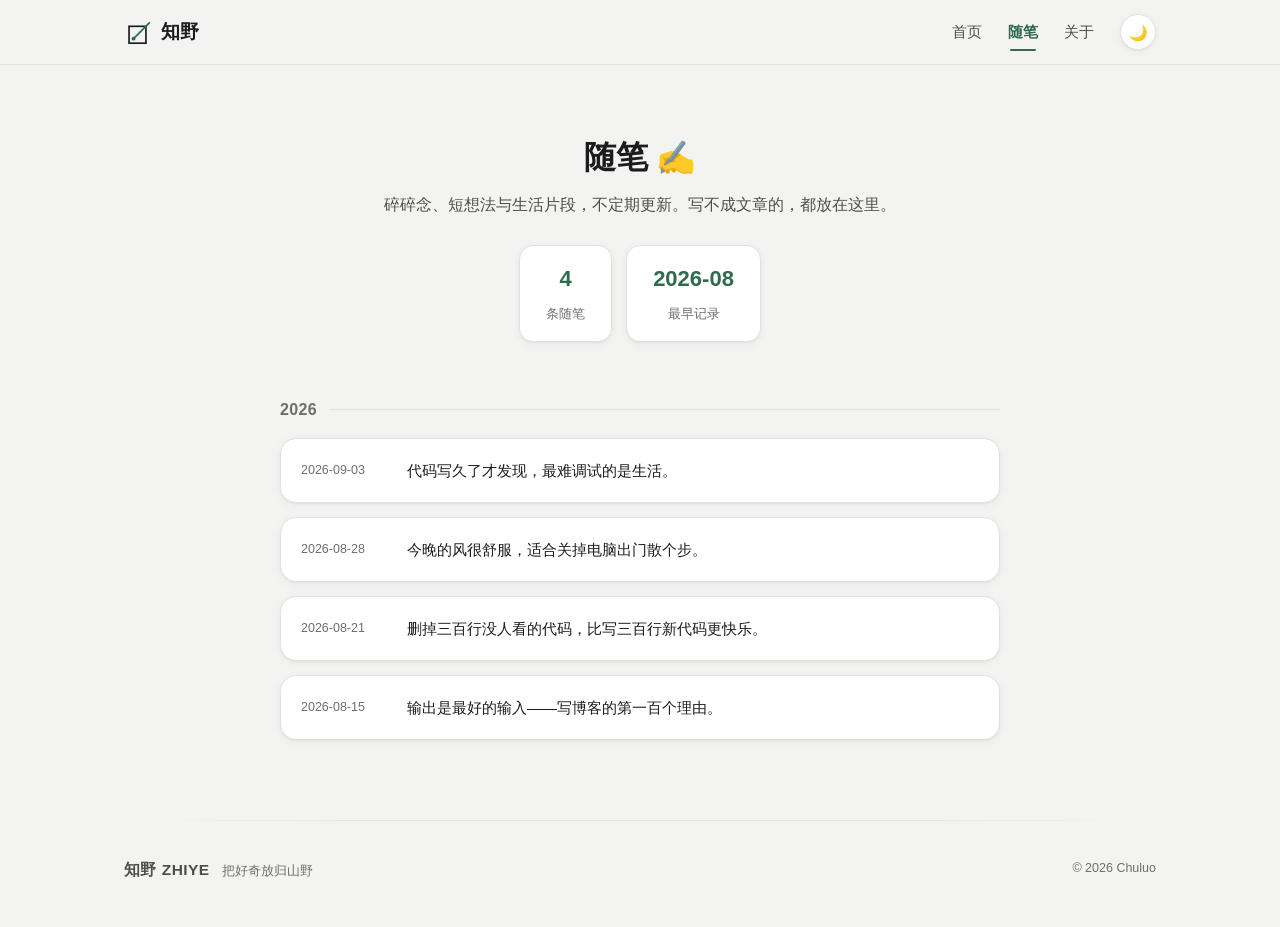
<file: notes.html>
<!DOCTYPE html>
<html lang="zh-CN">
<head>
  <meta charset="UTF-8">
  <meta name="viewport" content="width=device-width, initial-scale=1.0">
  <!-- 主题提前应用：首帧即为正确主题，消除页面切换时的闪白 -->
  <script>(function(){var t=null;try{t=localStorage.getItem("blog-theme");}catch(e){}if(t!=="dark"&&t!=="light"){t=window.matchMedia&&window.matchMedia("(prefers-color-scheme: dark)").matches?"dark":"light";}document.documentElement.setAttribute("data-theme",t);})();</script>
  <title>随笔 · 知野 ZHIYE</title>
  <meta http-equiv="Content-Security-Policy" content="default-src 'none'; script-src 'self' file: 'unsafe-inline' https://cdn.jsdelivr.net; style-src 'self' file: 'unsafe-inline'; img-src 'self' file: data:; font-src 'self' file:; connect-src 'none'; object-src 'none'; base-uri 'none'; form-action 'none'">
  <meta name="referrer" content="no-referrer">
  <meta name="msvalidate.01" content="DB0D25943BA8A5B2295DCE027CB3AC0E" />
  <link rel="icon" href="data:image/svg+xml,<svg xmlns='http://www.w3.org/2000/svg' viewBox='0 0 48 48'><rect width='48' height='48' rx='11' fill='%231C1C1E'/><rect x='13' y='18' width='22' height='22' fill='none' stroke='%23FFFFFF' stroke-width='2.6'/><line x1='19' y1='34' x2='41' y2='12' stroke='%236FAE90' stroke-width='2.6' stroke-linecap='round'/><circle cx='19' cy='34' r='2.8' fill='%236FAE90'/></svg>">
  <meta name="description" content="Chuluo 的随笔：碎碎念、短想法与生活片段，不定期更新。">
  <meta name="author" content="Chuluo">
  <link rel="canonical" href="https://YOUR-SITE.example/notes.html">
  <meta name="theme-color" content="#F3F3F1" media="(prefers-color-scheme: light)">
  <meta name="theme-color" content="#000000" media="(prefers-color-scheme: dark)">
  <meta property="og:title" content="随笔 · 知野 ZHIYE">
  <meta property="og:type" content="website">
  <meta property="og:site_name" content="知野 ZHIYE">
  <meta property="og:url" content="https://YOUR-SITE.example/notes.html">
  <meta property="og:locale" content="zh_CN">
  <meta property="og:description" content="碎碎念、短想法与生活片段，不定期更新。">
  <script type="application/ld+json">
  {
    "@context": "https://schema.org",
    "@type": "CollectionPage",
    "name": "随笔 · 知野 ZHIYE",
    "url": "https://YOUR-SITE.example/notes.html",
    "description": "Chuluo 的随笔：碎碎念、短想法与生活片段，不定期更新。",
    "inLanguage": "zh-CN",
    "author": { "@type": "Person", "name": "Chuluo", "url": "https://YOUR-SITE.example/about.html" },
    "isPartOf": { "@type": "WebSite", "name": "知野 ZHIYE", "url": "https://YOUR-SITE.example/" }
  }
  </script>
  <link rel="stylesheet" href="css/style.css">
</head>
<body>

  <a class="skip-link" href="#main">跳到主要内容</a>

  <header class="site-header">
    <div class="container header-inner">
      <a class="brand" href="index.html"><svg class="brand-logo" viewBox="0 0 48 48" aria-hidden="true"><rect x="9" y="13" width="30" height="30" fill="none" stroke="currentColor" stroke-width="3"/><line x1="17" y1="35" x2="45" y2="7" stroke="var(--wild)" stroke-width="3" stroke-linecap="round"/><circle cx="17" cy="35" r="3.4" fill="var(--wild)"/></svg>知野</a>
      <nav class="site-nav">
        <a href="index.html">首页</a>
        <a href="notes.html" class="active" aria-current="page">随笔</a>
        <a href="about.html">关于</a>
        <button class="theme-toggle" aria-label="切换深浅主题（快捷键 T）"></button>
      </nav>
    </div>
  </header>

  <main id="main" class="container">
    <!-- 页头 -->
    <section class="about-hero">
      <h1 class="reveal">随笔 ✍️</h1>
      <p class="bio reveal" style="transition-delay:.08s">碎碎念、短想法与生活片段，不定期更新。写不成文章的，都放在这里。</p>
      <div class="about-stats reveal" style="transition-delay:.16s" id="notesStats"></div>
    </section>

    <!-- 随笔时间轴（js/notes.js 渲染） -->
    <section class="notes-wrap reveal" style="transition-delay:.24s">
      <div id="notesList"></div>
    </section>
  </main>

  <footer class="site-footer">
    <div class="container footer-row">
      <p class="footer-brand">知野 ZHIYE<span class="footer-tagline">把好奇放归山野</span></p>
      <div class="footer-right">
        <span class="footer-copy">© 2026 Chuluo</span>
      </div>
    </div>
  </footer>

  <button id="backTop" class="back-top" aria-label="回到顶部">
    <svg viewBox="0 0 48 48" aria-hidden="true">
      <circle class="ring-bg" cx="24" cy="24" r="21"></circle>
      <circle class="ring-fg" cx="24" cy="24" r="21"></circle>
    </svg>
    <span class="arrow">↑</span>
  </button>

  <script src="js/posts.js"></script>
  <script src="js/notes.js"></script>
  <script src="js/main.js"></script>
  <script>
    function __initNotesPage() {
      var H = window.BLOG_HELPERS;
      var notes = (window.BLOG_NOTES || []).slice().sort(function (a, b) { return a.date < b.date ? 1 : -1; });

      document.getElementById("notesStats").innerHTML =
        '<div class="stat"><b>' + notes.length + "</b><span>条随笔</span></div>" +
        '<div class="stat"><b>' + (notes.length ? notes[notes.length - 1].date.slice(0, 7) : "—") + "</b><span>最早记录</span></div>";

      var box = document.getElementById("notesList");
      if (!notes.length) {
        box.innerHTML = '<div class="empty-state"><div class="big">🍃</div>还没有写下任何随笔～</div>';
        return;
      }

      /* 按年分组渲染 */
      var html = "";
      var lastYear = "";
      notes.forEach(function (n, i) {
        var year = n.date.slice(0, 4);
        if (year !== lastYear) {
          if (lastYear !== "") html += "</div>";
          html += '<div class="note-year">' + year + "</div>";
          html += '<div class="note-group">';
          lastYear = year;
        }
        html +=
          '<div class="note-item reveal" style="transition-delay:' + Math.min(i, 8) * 45 + 'ms">' +
          '<time datetime="' + n.date + '">' + n.date + "</time>" +
          "<p>" + H.escapeHtml(n.text) + "</p>" +
          "</div>";
      });
      html += "</div>";
      box.innerHTML = html;
      window.BLOG_initReveal(box);
    }
    __initNotesPage();
  </script>
</body>
</html>
</file>
<file: css/style.css>
/* ============================================================
 * 知野 ZHIYE · 样式系统
 * 设计原则：克制、一致、每一处过渡都有呼吸感
 * —— 支持浅色 / 深色双主题、动效降级与打印优化
 * ============================================================ */

/* ---------- 设计变量 ---------- */
:root {
  /* 缓动：主缓动用 Quint 感，弹性交互用 spring */
  --ease: cubic-bezier(0.22, 1, 0.36, 1);
  --ease-spring: cubic-bezier(0.34, 1.56, 0.64, 1);

  /* 知野 ZHIYE 色板：Parchment / Canvas / Ink / 灰苔 / 野绿 */
  --bg: #f3f3f1;
  --header-bg: rgba(243, 243, 241, 0.82);
  --surface: #ffffff;
  --surface-2: #ececea;
  --text: #1c1c1e;
  --text-secondary: #4d4d4a;
  --muted: #6e6e6a;
  --border: #e1e1de;
  --accent: #2f6b4f;
  --accent-soft: rgba(47, 107, 79, 0.1);
  --code-bg: #e9e9e6;
  --mark-bg: rgba(47, 107, 79, 0.16);
  --wild: #2f6b4f;

  /* 多层阴影：近处贴合 + 远处弥散 */
  --shadow-sm: 0 1px 2px rgba(30, 28, 36, 0.05), 0 2px 8px rgba(30, 28, 36, 0.05);
  --shadow: 0 2px 4px rgba(30, 28, 36, 0.04), 0 10px 28px rgba(30, 28, 36, 0.08);
  --shadow-lg: 0 4px 8px rgba(30, 28, 36, 0.05), 0 18px 50px rgba(30, 28, 36, 0.14);
  /* 卡片顶部内高光 */
  --inset-highlight: inset 0 1px 0 rgba(255, 255, 255, 0.65);

  --glow-op: 0.55;
}
[data-theme="dark"] {
  /* OLED 纯黑：背景全黑，卡片用 iOS 系统灰拉开层次 */
  --bg: #000000;
  --header-bg: rgba(0, 0, 0, 0.72);
  --surface: #1c1c1e;
  --surface-2: #2c2c2e;
  --text: #e9e7e2;
  --text-secondary: #b8b4ac;
  --muted: #8a867e;
  --border: #2a2a2c;
  --accent: #6fae90;
  --accent-soft: rgba(111, 174, 144, 0.16);
  --code-bg: #1c1c1e;
  --mark-bg: rgba(111, 174, 144, 0.25);
  --wild: #6fae90;

  --shadow-sm: 0 1px 2px rgba(0, 0, 0, 0.4), 0 2px 8px rgba(0, 0, 0, 0.3);
  --shadow: 0 2px 4px rgba(0, 0, 0, 0.4), 0 10px 28px rgba(0, 0, 0, 0.5);
  --shadow-lg: 0 4px 8px rgba(0, 0, 0, 0.45), 0 18px 50px rgba(0, 0, 0, 0.65);
  --inset-highlight: inset 0 1px 0 rgba(255, 255, 255, 0.04);

  --glow-op: 0.4;
}

/* ---------- 基础 ---------- */
* { margin: 0; padding: 0; box-sizing: border-box; }
html { scroll-behavior: smooth; -webkit-text-size-adjust: 100%; }
body {
  font-family: "SF Pro Display", -apple-system, BlinkMacSystemFont, "Segoe UI",
    "PingFang SC", "Hiragino Sans GB", "Microsoft YaHei", "Noto Sans SC", sans-serif;
  background: var(--bg);
  color: var(--text);
  line-height: 1.75;
  font-size: 16px;
  -webkit-font-smoothing: antialiased;
  -moz-osx-font-smoothing: grayscale;
  text-rendering: optimizeLegibility;
  font-feature-settings: "tnum" 1;
  transition: background 0.4s ease, color 0.4s ease;
  overflow-x: hidden;
}
a { color: inherit; text-decoration: none; }
button { font-family: inherit; cursor: pointer; }
a, button { touch-action: manipulation; -webkit-tap-highlight-color: transparent; }
img { max-width: 100%; }
h1 { text-wrap: balance; }
::selection { background: var(--mark-bg); color: var(--text); }
mark { background: var(--mark-bg); color: var(--accent); padding: 0 2px; border-radius: 4px; }

/* 滚动条 */
::-webkit-scrollbar { width: 10px; height: 10px; }
::-webkit-scrollbar-track { background: transparent; }
::-webkit-scrollbar-thumb {
  background: var(--border); border-radius: 8px;
  border: 2px solid var(--bg);
}
::-webkit-scrollbar-thumb:hover { background: var(--muted); }
html { scrollbar-width: thin; scrollbar-color: var(--border) transparent; }

/* 焦点可达性 */
:focus { outline: none; }
:focus-visible {
  outline: 2px solid var(--accent);
  outline-offset: 2px;
  border-radius: 4px;
}

/* 跳转链接（键盘用户） */
.skip-link {
  position: fixed; top: -56px; left: 16px; z-index: 200;
  background: var(--accent); color: #fff;
  padding: 10px 18px; border-radius: 10px; font-size: 14px;
  transition: top 0.25s var(--ease);
}
.skip-link:focus { top: 12px; }

.container { max-width: 1080px; margin: 0 auto; padding: 0 24px; }
.muted { color: var(--muted); }

/* ---------- 滚动渐显 ---------- */
.js .reveal {
  opacity: 0; transform: translateY(22px);
  transition: opacity 0.85s var(--ease), transform 0.85s var(--ease);
}
.js .reveal.visible { opacity: 1; transform: none; }
/* 经跨页过渡抵达（pagereveal 时标记）：内容随过渡一同亮相，跳过二次渐显 */
.js.vt-arrived .reveal { opacity: 1; transform: none; transition: none; }

/* 页面入场：仅会话内首次加载播放（后续页面切换由 View Transition 交叉淡入接管，不再重播） */
.js main.page-enter { animation: page-in 0.6s var(--ease) both; }
@keyframes page-in {
  from { opacity: 0; transform: translateY(12px); }
  to { opacity: 1; transform: none; }
}

/* 跨页面丝滑切换（Chromium 126+：导航时新旧页面自动交叉淡入；其他浏览器忽略此规则） */
@view-transition { navigation: auto; }

/* ---------- 阅读进度条 ---------- */
.progress-bar {
  position: fixed; top: 0; left: 0; z-index: 100;
  height: 3px; width: 0;
  background: linear-gradient(90deg, #2f6b4f, #6fae90, #a8c3a0);
  box-shadow: 0 0 10px rgba(47, 107, 79, 0.55);
  border-radius: 0 2px 2px 0;
  pointer-events: none;
}

/* ---------- 顶部导航 ---------- */
.site-header {
  position: sticky; top: 0; z-index: 50;
  /* 跨页切换时 header 独立快照：新旧页面内容淡入淡出，导航保持视觉连续 */
  view-transition-name: site-header;
  background: var(--header-bg);
  backdrop-filter: blur(16px) saturate(1.6);
  -webkit-backdrop-filter: blur(16px) saturate(1.6);
  border-bottom: 1px solid var(--border);
  transition: background 0.4s ease, border-color 0.4s ease;
}
.header-inner { display: flex; align-items: center; justify-content: space-between; height: 64px; }
.brand { display: flex; align-items: center; gap: 10px; font-weight: 800; font-size: 19px; letter-spacing: 0.02em; white-space: nowrap; }
.brand-logo {
  width: 27px; height: 27px; color: var(--text);
  transition: transform 0.4s var(--ease-spring);
}
.brand-logo rect { stroke: var(--text); }
.brand:hover .brand-logo { transform: rotate(-6deg) scale(1.06); }
.site-nav { display: flex; align-items: center; gap: 26px; }
.site-nav a { font-size: 15px; color: var(--text-secondary); position: relative; transition: color 0.25s; }
.site-nav a::after {
  content: ""; position: absolute; left: 50%; right: 50%; bottom: -6px;
  height: 2px; border-radius: 1px; background: var(--accent);
  opacity: 0; transition: left 0.35s var(--ease), right 0.35s var(--ease), opacity 0.35s;
}
.site-nav a:hover { color: var(--text); }
.site-nav a:hover::after { left: 4px; right: 4px; opacity: 0.45; }
.site-nav a.active { color: var(--accent); font-weight: 600; }
.site-nav a.active::after { left: 2px; right: 2px; opacity: 1; }
.site-header.scrolled { box-shadow: var(--shadow-sm); }
.theme-toggle {
  width: 36px; height: 36px; border-radius: 50%;
  border: 1px solid var(--border); background: var(--surface);
  font-size: 15px; display: grid; place-items: center;
  box-shadow: var(--shadow-sm);
  transition: transform 0.35s var(--ease-spring), border-color 0.25s;
}
/* 图标由 CSS 按 data-theme 渲染（HTML 内不含字符）：首帧即正确，
   跨页过渡快照里绝不会出现错误图标，深色模式下也不再闪月亮 */
.theme-toggle::before { content: "🌙"; line-height: 1; }
[data-theme="dark"] .theme-toggle::before { content: "☀️"; }
.theme-toggle:hover { transform: rotate(18deg) scale(1.08); border-color: var(--accent); }
.theme-toggle:active { transform: rotate(18deg) scale(0.95); }

/* ---------- 首页：侧栏作者卡 + 信息流双栏 ---------- */
main { position: relative; }
.bg-glow {
  position: absolute; border-radius: 50%;
  filter: blur(90px); opacity: var(--glow-op);
  pointer-events: none; z-index: 0;
}
.bg-glow.g1 {
  width: 440px; height: 440px;
  background: radial-gradient(circle, rgba(47, 107, 79, 0.5), transparent 65%);
  top: -100px; left: 6%;
  animation: glow-float 16s ease-in-out infinite alternate;
}
.bg-glow.g2 {
  width: 380px; height: 380px;
  background: radial-gradient(circle, rgba(255, 138, 101, 0.4), transparent 65%);
  top: 60px; right: 4%;
  animation: glow-float 20s ease-in-out infinite alternate-reverse;
}
@keyframes glow-float {
  from { transform: translate(0, 0) scale(1); }
  to { transform: translate(36px, 28px) scale(1.1); }
}
.home-layout {
  position: relative; z-index: 1;
  display: grid; grid-template-columns: 268px minmax(0, 1fr);
  gap: 26px; align-items: start; padding-top: 30px;
}
.side-col { display: flex; flex-direction: column; gap: 18px; }
.profile-card {
  background: var(--surface);
  border: 1px solid var(--border);
  border-radius: 20px;
  box-shadow: var(--shadow), var(--inset-highlight);
  padding: 30px 22px 24px;
  display: flex; flex-direction: column; align-items: center; text-align: center;
}
.profile-avatar {
  width: 88px; height: 88px; border-radius: 50%; object-fit: cover;
  border: 3px solid transparent;
  background: linear-gradient(var(--surface), var(--surface)) padding-box, linear-gradient(135deg, #2f6b4f, #1c1c1e) border-box;
  box-shadow: var(--shadow);
  transition: transform 0.45s var(--ease-spring);
}
.profile-card:hover .profile-avatar { transform: scale(1.05) rotate(2deg); }
.profile-name { margin-top: 14px; font-size: 20px; letter-spacing: -0.01em; }
.profile-bio { margin-top: 6px; font-size: 13px; line-height: 1.65; color: var(--muted); }
.profile-stats {
  margin-top: 16px; width: 100%;
  display: flex; padding: 12px 0;
  border-top: 1px solid var(--border); border-bottom: 1px solid var(--border);
}
.pstat { flex: 1; display: flex; flex-direction: column; gap: 2px; }
.pstat + .pstat { border-left: 1px solid var(--border); }
.pstat b { font-size: 17px; font-variant-numeric: tabular-nums; }
.pstat span { font-size: 12px; color: var(--muted); }
.profile-github {
  margin-top: 16px; width: 100%;
  display: inline-flex; align-items: center; justify-content: center; gap: 8px;
  padding: 10px 0; border-radius: 12px;
  background: linear-gradient(135deg, #2f6b4f, #1c1c1e);
  color: #fff; font-size: 14px; font-weight: 600;
  box-shadow: 0 4px 14px rgba(47, 107, 79, 0.35);
  transition: transform 0.3s var(--ease), box-shadow 0.3s var(--ease), filter 0.3s var(--ease);
}
.profile-github:hover { transform: translateY(-2px); filter: brightness(1.07); box-shadow: 0 8px 22px rgba(47, 107, 79, 0.45); }
.profile-github svg { flex: none; }
.profile-links { margin-top: 14px; display: flex; gap: 12px; }
.profile-ico {
  width: 36px; height: 36px; border-radius: 50%;
  display: inline-flex; align-items: center; justify-content: center;
  border: 1px solid var(--border); background: var(--surface-2); color: var(--muted);
  transition: transform 0.3s var(--ease), color 0.3s var(--ease), border-color 0.3s var(--ease), background 0.3s var(--ease);
}
.profile-ico:hover { transform: translateY(-2px); color: var(--accent); border-color: var(--accent); background: var(--accent-soft); }
.profile-ico svg { width: 16px; height: 16px; }
/* 公众号二维码弹层：悬停 / 点击（.open）/ 键盘聚焦均可见 */
.profile-wechat { position: relative; display: inline-flex; }
.wx-pop {
  position: absolute; bottom: calc(100% + 14px); left: 50%; z-index: 30;
  width: 168px; padding: 14px 14px 12px;
  display: flex; flex-direction: column; align-items: center;
  background: var(--surface);
  border: 1px solid var(--border); border-radius: 14px;
  box-shadow: var(--shadow-lg), var(--inset-highlight);
  opacity: 0; visibility: hidden; pointer-events: none;
  transform: translate(-50%, 8px) scale(0.94);
  transform-origin: 50% 100%;
  transition: opacity 0.28s var(--ease), transform 0.34s var(--ease-spring), visibility 0.28s;
}
.wx-pop::after {
  content: ""; position: absolute; top: 100%; left: 50%;
  width: 10px; height: 10px; margin: -5px 0 0 -5px;
  background: var(--surface);
  border-right: 1px solid var(--border); border-bottom: 1px solid var(--border);
  border-radius: 0 0 2px 0;
  transform: rotate(45deg);
}
.profile-wechat.open .wx-pop,
.profile-wechat:hover .wx-pop,
.profile-wechat:focus-within .wx-pop {
  opacity: 1; visibility: visible; pointer-events: auto;
  transform: translate(-50%, 0) scale(1);
}
.wx-pop img {
  width: 140px; height: 140px; border-radius: 8px;
  background: #fff; /* 二维码保底白底，暗色主题下也可扫 */
}
.wx-pop b { margin-top: 8px; font-size: 13px; }
.wx-pop span { margin-top: 2px; font-size: 11.5px; color: var(--muted); }
/* 二维码图片缺失时的虚线占位 */
.wx-pop.no-qr img { display: none; }
.wx-pop.no-qr::before {
  content: ""; width: 140px; height: 140px; margin: 1px 0 0;
  border: 1.5px dashed var(--border); border-radius: 8px;
  background: var(--surface-2);
}
/* 侧栏附加卡片：最近文章 + 标签 */
.side-card {
  background: var(--surface); border: 1px solid var(--border); border-radius: 18px;
  box-shadow: var(--shadow-sm), var(--inset-highlight);
  padding: 18px 18px 14px;
}
.side-title {
  font-size: 12.5px; font-weight: 700; letter-spacing: 0.1em; color: var(--muted);
  display: flex; align-items: center; gap: 7px; margin-bottom: 8px;
}
.side-title::before {
  content: ""; width: 3px; height: 12px; border-radius: 2px;
  background: linear-gradient(135deg, #2f6b4f, #1c1c1e);
}
.side-recent { list-style: none; margin: 0; padding: 0; }
.side-recent li + li { border-top: 1px dashed var(--border); }
.side-recent a {
  display: flex; flex-direction: row; align-items: center; gap: 10px; padding: 9px 2px;
  color: var(--text); font-size: 13.5px; line-height: 1.5;
  transition: color 0.25s;
}
.side-recent a:hover { color: var(--accent); }
.side-recent .mini-thumb {
  width: 44px; height: 44px; border-radius: 10px; flex-shrink: 0;
  display: grid; place-items: center; font-size: 20px;
  position: relative; overflow: hidden; box-shadow: var(--shadow-sm);
}
.side-recent .mini-thumb img { position: absolute; inset: 0; width: 100%; height: 100%; object-fit: cover; }
.side-recent .mini-text { display: flex; flex-direction: column; gap: 2px; min-width: 0; flex: 1; }
.side-recent .mini-title {
  display: -webkit-box; -webkit-line-clamp: 1; -webkit-box-orient: vertical; overflow: hidden;
}
.side-recent time { font-size: 11.5px; color: var(--muted); font-variant-numeric: tabular-nums; }
/* 随笔页（notes.html） */
.notes-wrap { max-width: 720px; margin: 0 auto 30px; }
.note-year {
  margin: 34px 0 14px; font-size: 16px; font-weight: 800; letter-spacing: 0.02em;
  color: var(--muted); display: flex; align-items: center; gap: 12px;
}
.note-year::after { content: ""; flex: 1; height: 1px; background: var(--border); }
.note-group { display: flex; flex-direction: column; gap: 14px; }
.note-item {
  display: flex; gap: 18px; align-items: flex-start;
  background: var(--surface); border: 1px solid var(--border); border-radius: 16px;
  box-shadow: var(--shadow-sm), var(--inset-highlight);
  padding: 18px 20px;
  transition: translate 0.35s var(--ease), box-shadow 0.35s var(--ease), border-color 0.35s;
}
.note-item:hover { translate: 0 -3px; box-shadow: var(--shadow), var(--inset-highlight); border-color: var(--muted); }
.note-item time {
  flex: none; width: 88px; padding-top: 3px;
  font-size: 12.5px; color: var(--muted); font-variant-numeric: tabular-nums;
}
.note-item p { font-size: 15px; line-height: 1.8; color: var(--text); }
@media (max-width: 620px) {
  .note-item { flex-direction: column; gap: 6px; padding: 15px 16px; }
  .note-item time { width: auto; padding-top: 0; }
  .note-item p { font-size: 14px; }
}
.feed-slogan { font-size: clamp(24px, 3.4vw, 32px); line-height: 1.3; font-weight: 800; letter-spacing: -0.01em; }
.grad {
  background: linear-gradient(120deg, #2f6b4f, #6fae90 55%, #1c1c1e);
  -webkit-background-clip: text; background-clip: text; color: transparent;
}

/* ---------- 搜索框 ---------- */
.search-box { position: relative; max-width: 100%; margin-top: 26px; }
.search-box .search-icon {
  position: absolute; left: 18px; top: 50%; transform: translateY(-50%);
  width: 18px; height: 18px; color: var(--muted); pointer-events: none;
  transition: color 0.25s;
}
.search-box input {
  width: 100%; padding: 13px 46px 13px 46px;
  border-radius: 999px; border: 1px solid var(--border);
  background: var(--surface); color: var(--text);
  font-family: inherit; font-size: 15px;
  box-shadow: var(--shadow-sm);
  transition: border-color 0.25s, box-shadow 0.25s;
}
.search-box input::placeholder { color: var(--muted); }
.search-box input:focus {
  border-color: var(--accent);
  box-shadow: 0 0 0 4px var(--accent-soft), var(--shadow-sm);
}
.search-box:focus-within .search-icon { color: var(--accent); }
.search-box input::-webkit-search-cancel-button { display: none; }
.search-clear {
  position: absolute; right: 12px; top: 50%; transform: translateY(-50%) scale(0.6);
  width: 26px; height: 26px; border-radius: 50%; border: none;
  background: var(--surface-2); color: var(--muted); font-size: 12px;
  opacity: 0; pointer-events: none;
  transition: all 0.25s var(--ease-spring);
}
.search-box.has-value .search-clear { opacity: 1; pointer-events: auto; transform: translateY(-50%) scale(1); }
.search-clear:hover { background: var(--accent); color: #fff; }

/* ---------- 区块标题 ---------- */
.section-head { display: flex; align-items: baseline; justify-content: space-between; margin: 34px 0 16px; scroll-margin-top: 84px; }
.section-head h2 { font-size: 22px; letter-spacing: 0.01em; position: relative; padding-left: 15px; }
.section-head h2::before {
  content: ""; position: absolute; left: 0; top: 7px; bottom: 7px; width: 4px;
  border-radius: 2px; background: linear-gradient(180deg, #2f6b4f, #6fae90);
}
.section-head .count { font-size: 14px; color: var(--muted); font-variant-numeric: tabular-nums; }

/* ---------- 标签筛选 ---------- */
.tag-filter { display: flex; flex-wrap: wrap; gap: 10px; margin-top: 28px; }
.tag-filter .chip {
  border: 1px solid var(--border); background: var(--surface); color: var(--text-secondary);
  padding: 6px 16px; border-radius: 999px; font-size: 14px;
  box-shadow: var(--shadow-sm);
  transition: all 0.25s var(--ease);
}
.tag-filter .chip i { font-style: normal; opacity: 0.6; font-size: 12px; margin-left: 3px; font-variant-numeric: tabular-nums; }
.tag-filter .chip:hover { border-color: var(--accent); color: var(--accent); translate: 0 -2px; }
.tag-filter .chip:active { translate: 0 0; scale: 0.96; }
.tag-filter .chip.active { background: var(--accent); border-color: var(--accent); color: #fff; box-shadow: 0 4px 14px var(--accent-soft); }

/* ---------- 精选卡片（封面右置） ---------- */
.featured-card {
  display: grid; grid-template-columns: minmax(0, 1fr) 300px;
  background: var(--surface); border: 1px solid var(--border); border-radius: 20px;
  overflow: hidden; box-shadow: var(--shadow), var(--inset-highlight);
  transition: translate 0.35s var(--ease), box-shadow 0.35s var(--ease), border-color 0.35s;
}
.featured-card:hover { translate: 0 -5px; box-shadow: var(--shadow-lg), var(--inset-highlight); border-color: var(--muted); }
.featured-cover { order: 2; min-height: 200px; display: grid; place-items: center; font-size: 60px; }
.featured-cover span, .post-cover span {
  display: inline-block;
  transition: transform 0.6s var(--ease-spring);
}
.featured-card:hover .featured-cover span, .post-card:hover .post-cover span { transform: scale(1.14) rotate(-4deg); }
/* 真实封面图：铺满封面容器，渐变色垫底作为加载占位 */
.post-cover, .featured-cover, .article-banner { position: relative; overflow: hidden; }
.cover-img {
  position: absolute; inset: 0; width: 100%; height: 100%;
  object-fit: cover; transition: transform 0.6s var(--ease-spring);
}
.featured-card:hover .featured-cover .cover-img, .post-card:hover .post-cover .cover-img { transform: scale(1.05); }
.featured-body { order: 1; padding: 28px 30px; display: flex; flex-direction: column; gap: 12px; justify-content: center; }
.featured-body h2 { font-size: 23px; line-height: 1.4; }
.featured-body h2 a:hover { color: var(--accent); }

/* ---------- 文章卡片（单列横排：内容左 · 封面右） ---------- */
.post-grid {
  display: grid; grid-template-columns: 1fr;
  gap: 16px; padding-bottom: 24px;
}
.post-card {
  background: var(--surface); border: 1px solid var(--border); border-radius: 18px;
  overflow: hidden;
  display: grid; grid-template-columns: minmax(0, 1fr) 148px;
  gap: 18px; padding: 18px 20px;
  box-shadow: var(--shadow-sm), var(--inset-highlight);
  transition: translate 0.35s var(--ease), box-shadow 0.35s var(--ease), border-color 0.35s;
}
.post-card:hover { translate: 0 -4px; box-shadow: var(--shadow-lg), var(--inset-highlight); border-color: var(--muted); }
.post-cover {
  grid-column: 2; grid-row: 1; align-self: stretch; width: 100%;
  min-height: 112px; border-radius: 13px;
  display: grid; place-items: center; font-size: 44px;
}
.post-card-body { grid-column: 1; grid-row: 1; display: flex; flex-direction: column; gap: 9px; padding: 2px 0; }
.post-card-body h2 { font-size: 17.5px; line-height: 1.5; }
.post-card-body h2 a {
  background: linear-gradient(currentColor, currentColor) no-repeat 0 100% / 0% 1px;
  transition: background-size 0.35s var(--ease), color 0.25s;
}
.post-card-body h2 a:hover { color: var(--accent); background-size: 100% 1px; }
.excerpt {
  color: var(--text-secondary); font-size: 13.5px; flex: 1;
  display: -webkit-box; -webkit-line-clamp: 2; -webkit-box-orient: vertical; overflow: hidden;
}

/* ---------- 元信息 / 标签 ---------- */
.post-meta { display: flex; align-items: center; gap: 8px; font-size: 13px; color: var(--muted); flex-wrap: wrap; font-variant-numeric: tabular-nums; }
.post-tags { display: flex; gap: 8px; flex-wrap: wrap; align-items: center; }

/* 品牌合作披露标识（sponsored: true 时自动显示） */
.sponsored-badge {
  display: inline-flex; align-items: center;
  font-size: 11.5px; font-weight: 600; line-height: 1;
  color: #9a6b00; background: rgba(255, 176, 32, 0.14);
  border: 1px solid rgba(255, 176, 32, 0.4);
  padding: 4px 10px; border-radius: 999px; flex: none;
}
[data-theme="dark"] .sponsored-badge { color: #ffd479; background: rgba(255, 176, 32, 0.12); border-color: rgba(255, 176, 32, 0.35); }
/* 系列徽章：提示该文章为系列教程（共 N 章），其余章节在文章页章节目录 */
.series-badge {
  display: inline-flex; align-items: center;
  font-size: 11.5px; font-weight: 600; line-height: 1;
  color: #2f6b4f; background: rgba(47, 107, 79, 0.12);
  border: 1px solid rgba(47, 107, 79, 0.35);
  padding: 4px 10px; border-radius: 999px; flex: none;
}
[data-theme="dark"] .series-badge { color: #6fae90; background: rgba(47, 107, 79, 0.14); border-color: rgba(47, 107, 79, 0.4); }
.tag-chip {
  font-size: 12px; color: var(--accent); background: var(--accent-soft);
  padding: 3px 10px; border-radius: 999px;
  transition: all 0.25s var(--ease);
}
.tag-chip:hover { background: var(--accent); color: #fff; translate: 0 -1px; }
.empty-state { text-align: center; color: var(--muted); padding: 70px 0; grid-column: 1 / -1; }
.empty-state .big { font-size: 44px; margin-bottom: 10px; }

/* ---------- 分页（← 1 →） ---------- */
.pagination { display: flex; justify-content: center; align-items: center; gap: 8px; padding: 8px 0 30px; }
.pagination[hidden] { display: none; }
.pg-btn {
  min-width: 40px; height: 40px; padding: 0 8px; border-radius: 10px;
  display: inline-flex; align-items: center; justify-content: center;
  border: 1px solid var(--border); background: var(--surface);
  color: var(--text-secondary); font-size: 14px; font-weight: 600;
  font-family: inherit; font-variant-numeric: tabular-nums; cursor: pointer;
  box-shadow: var(--shadow-sm);
  transition: translate 0.25s var(--ease), color 0.25s, border-color 0.25s,
    background 0.25s, box-shadow 0.25s, scale 0.15s var(--ease-spring);
}
.pg-btn:hover:not(:disabled):not(.active) { translate: 0 -2px; border-color: var(--accent); color: var(--accent); }
.pg-btn:active:not(:disabled) { scale: 0.94; }
.pg-btn.active {
  background: linear-gradient(135deg, #2f6b4f, #1c1c1e);
  border-color: transparent; color: #fff;
  box-shadow: 0 4px 12px rgba(47, 107, 79, 0.35);
}
.pg-btn:disabled { opacity: 0.35; cursor: default; }

/* ---------- 文章详情 ---------- */
.article-wrap { display: grid; grid-template-columns: minmax(0, 1fr) 230px; gap: 56px; padding-top: 40px; padding-bottom: 40px; }
.article-banner {
  /* 共享元素：首页卡片封面点击后变形放大为此头图（view-transition-name 由 JS 动态赋给被点卡片） */
  view-transition-name: post-hero;
  height: 200px; border-radius: 20px; display: grid; place-items: center;
  font-size: 72px; margin-bottom: 28px; box-shadow: var(--shadow), var(--inset-highlight);
}
.article-title { font-size: clamp(26px, 4vw, 36px); line-height: 1.35; margin-bottom: 20px; letter-spacing: -0.01em; }
.article-meta {
  display: flex; align-items: center; justify-content: space-between; gap: 14px; flex-wrap: wrap;
  padding-bottom: 24px; margin-bottom: 10px; border-bottom: 1px solid var(--border);
}
.meta-author { display: flex; align-items: center; gap: 12px; }
.meta-avatar {
  width: 42px; height: 42px; border-radius: 50%; object-fit: cover;
  object-position: center 25%;
  box-shadow: 0 0 0 2px var(--surface), 0 0 0 3.5px var(--accent);
}
.meta-text { display: flex; flex-direction: column; line-height: 1.5; }
.meta-text b { font-size: 15px; }
.meta-text span { font-size: 13px; color: var(--muted); font-variant-numeric: tabular-nums; }

/* 目录 */
.toc { position: sticky; top: 96px; align-self: start; font-size: 13.5px; max-height: calc(100vh - 130px); overflow: auto; }
.toc h4 { font-size: 12px; letter-spacing: 0.14em; color: var(--muted); text-transform: uppercase; margin-bottom: 10px; }
.toc a {
  display: block; color: var(--text-secondary); padding: 5px 0 5px 12px;
  border-left: 2px solid var(--border);
  transition: color 0.25s, border-color 0.25s, padding-left 0.3s var(--ease);
}
.toc a:hover { color: var(--accent); padding-left: 16px; }
.toc a.active { color: var(--accent); border-left-color: var(--accent); font-weight: 600; }
.toc a.lv3 { padding-left: 26px; }
.toc a.lv3:hover { padding-left: 30px; }

/* ---------- Markdown 正文 ---------- */
.markdown-body { font-size: 16.5px; overflow-wrap: break-word; }
.markdown-body h2 { font-size: 24px; margin: 40px 0 18px; padding-bottom: 10px; border-bottom: 1px solid var(--border); scroll-margin-top: 90px; }
.markdown-body h3 { font-size: 19px; margin: 30px 0 14px; scroll-margin-top: 90px; }
.markdown-body p { margin: 0 0 18px; color: var(--text-secondary); }
.markdown-body strong { color: var(--text); }
.markdown-body ul, .markdown-body ol { margin: 0 0 18px; padding-left: 26px; color: var(--text-secondary); }
.markdown-body li { margin-bottom: 6px; }
.markdown-body li::marker { color: var(--accent); }
.markdown-body blockquote {
  margin: 0 0 18px; padding: 14px 20px; border-left: 3px solid var(--accent);
  background: var(--accent-soft); border-radius: 0 12px 12px 0; color: var(--text-secondary);
}
.markdown-body blockquote p { margin: 0; }
.markdown-body code {
  font-family: "SF Mono", "JetBrains Mono", Consolas, "Courier New", monospace;
  font-size: 0.88em; background: var(--code-bg); padding: 2px 7px; border-radius: 6px;
}
.markdown-body pre {
  background: transparent; border: none; border-radius: 0;
  padding: 18px 20px; overflow-x: auto; margin: 0; line-height: 1.7;
}
.markdown-body pre code { background: none; padding: 0; font-size: 14px; }
.markdown-body table { width: 100%; border-collapse: collapse; margin: 0 0 18px; font-size: 14.5px; }
.markdown-body th, .markdown-body td { border: 1px solid var(--border); padding: 9px 14px; text-align: left; }
.markdown-body th { background: var(--surface-2); }
.markdown-body hr { border: none; border-top: 1px solid var(--border); margin: 30px 0; }
.markdown-body a { color: var(--accent); border-bottom: 1px solid transparent; transition: border-color 0.25s; }
.markdown-body a:hover { border-bottom-color: var(--accent); }
.markdown-body img { border-radius: 14px; box-shadow: var(--shadow); }
.markdown-body .post-figure { margin: 26px 0; }
.markdown-body .post-figure img {
  display: block; width: 100%; height: auto; margin: 0;
  border: 1px solid var(--border);
}
.markdown-body .post-figure figcaption {
  margin-top: 10px; text-align: center;
  font-size: 13px; color: var(--muted); letter-spacing: 0.01em;
}

/* 代码块：macOS 窗口风格 */
.code-block {
  margin: 0 0 18px; border-radius: 14px; overflow: hidden;
  border: 1px solid var(--border); background: var(--code-bg);
  box-shadow: var(--shadow-sm);
}
.code-head {
  display: flex; align-items: center; gap: 7px;
  padding: 10px 16px; background: var(--surface-2);
  border-bottom: 1px solid var(--border);
}
.code-head .dot { width: 11px; height: 11px; border-radius: 50%; box-shadow: inset 0 0 0 1px rgba(0, 0, 0, 0.08); }
.code-lang {
  margin-left: 8px; font-size: 11px; letter-spacing: 0.1em; text-transform: uppercase;
  color: var(--muted); font-family: "SF Mono", Consolas, monospace;
}
.code-copy {
  margin-left: auto; font-size: 12px; padding: 3px 12px;
  border-radius: 8px; border: 1px solid var(--border);
  background: var(--surface); color: var(--muted);
  transition: all 0.25s var(--ease);
}
.code-copy:hover { color: var(--accent); border-color: var(--accent); }
.code-copy:active { transform: scale(0.94); }

/* ---------- 文末装饰 / 延伸阅读 ---------- */
.end-mark { display: flex; align-items: center; gap: 16px; margin: 52px 0 12px; }
.end-mark .line { flex: 1; height: 1px; }
.end-mark .line.l { background: linear-gradient(90deg, transparent, var(--border)); }
.end-mark .line.r { background: linear-gradient(90deg, var(--border), transparent); }
.end-mark .star { color: var(--accent); font-size: 13px; animation: star-pulse 3s ease-in-out infinite; }
@keyframes star-pulse {
  0%, 100% { transform: scale(1); opacity: 0.7; }
  50% { transform: scale(1.25); opacity: 1; }
}
.end-thanks { text-align: center; font-size: 13.5px; color: var(--muted); margin-bottom: 8px; }
.related-grid { display: grid; grid-template-columns: repeat(auto-fill, minmax(220px, 1fr)); gap: 14px; }
.mini-card {
  display: flex; gap: 12px; align-items: flex-start;
  background: var(--surface); border: 1px solid var(--border); border-radius: 14px;
  padding: 15px 17px; box-shadow: var(--shadow-sm);
  transition: translate 0.3s var(--ease), box-shadow 0.3s var(--ease), border-color 0.3s;
}
.mini-card:hover { translate: 0 -3px; box-shadow: var(--shadow); border-color: var(--muted); }
.mini-card .emoji { font-size: 21px; line-height: 1.4; }
.mini-card h3 { font-size: 14.5px; line-height: 1.5; margin-bottom: 3px; }
.mini-card:hover h3 { color: var(--accent); }
.mini-card .mini-meta { font-size: 12px; color: var(--muted); font-variant-numeric: tabular-nums; }

/* ---------- 上一篇 / 下一篇 ---------- */
.post-neighbor { display: grid; grid-template-columns: 1fr 1fr; gap: 18px; margin-top: 44px; }
.neighbor-card {
  border: 1px solid var(--border); background: var(--surface); border-radius: 14px;
  padding: 16px 20px; box-shadow: var(--shadow-sm);
  transition: all 0.3s var(--ease); display: block;
}
.neighbor-card:hover { border-color: var(--accent); translate: 0 -3px; box-shadow: var(--shadow); }
.neighbor-card .dir { font-size: 12px; color: var(--muted); margin-bottom: 4px; transition: color 0.25s; }
.neighbor-card:hover .dir { color: var(--accent); }
.neighbor-card.next { text-align: right; }
.neighbor-card .t { font-size: 15px; font-weight: 600; color: var(--text-secondary); transition: color 0.25s; }
.neighbor-card:hover .t { color: var(--accent); }
.article-keyboard { text-align: center; margin-top: 16px; font-size: 12.5px; color: var(--muted); }
kbd {
  font-family: inherit; font-size: 11.5px; color: var(--text-secondary);
  background: var(--surface-2); border: 1px solid var(--border); border-bottom-width: 2px;
  border-radius: 6px; padding: 1px 7px; margin: 0 1px;
}

/* ---------- 系列教程：菜鸟教程式左侧章节目录（点击进入对应章节页面） ---------- */
.article-wrap.has-series { grid-template-columns: 250px minmax(0, 1fr); }
.series-side {
  order: -1; position: sticky; top: 96px; align-self: start;
  background: var(--surface); border: 1px solid var(--border); border-radius: 16px;
  box-shadow: var(--shadow-sm), var(--inset-highlight);
  padding: 14px 12px;
  /* 章节较多时侧栏内部滚动，不撑破一屏（main.js 会把当前章节滚到可视区） */
  max-height: calc(100vh - 120px); overflow: auto;
  overscroll-behavior: contain;
  scrollbar-width: thin;
}
.series-side-head { display: flex; align-items: center; gap: 7px; padding: 2px 8px 10px; border-bottom: 1px solid var(--border); margin-bottom: 8px; }
.series-side-head b { flex: 1; font-size: 13.5px; letter-spacing: 0.01em; }
.series-side-count {
  font-size: 11.5px; color: var(--muted); font-variant-numeric: tabular-nums;
  background: var(--surface-2); padding: 2px 8px; border-radius: 999px; flex: none;
}
.series-chapters ol { list-style: none; margin: 0; padding: 0; display: flex; flex-direction: column; gap: 2px; }
.chapter-link {
  display: flex; gap: 9px; align-items: flex-start;
  padding: 8px 10px; border-radius: 10px; font-size: 13px; line-height: 1.55;
  color: var(--text-secondary); transition: background 0.2s, color 0.2s;
}
.chapter-link i {
  font-style: normal; font-weight: 700; color: var(--muted);
  font-size: 11.5px; padding-top: 2px; font-variant-numeric: tabular-nums;
}
.chapter-link:hover { background: var(--surface-2); color: var(--text); }
.chapter-link.current { background: var(--accent-soft); color: var(--accent); font-weight: 600; }
.chapter-link.current i { color: var(--accent); }
.chapter-link span {
  display: -webkit-box; -webkit-line-clamp: 2; -webkit-box-orient: vertical; overflow: hidden;
}

/* ---------- 关于页 ---------- */
.about-hero { text-align: center; padding: 64px 0 20px; }
@property --ring-angle {
  syntax: "<angle>"; initial-value: 0deg; inherits: false;
}
.avatar-ring {
  width: 118px; height: 118px; margin: 0 auto 22px; border-radius: 50%;
  padding: 4px;
  background: conic-gradient(from var(--ring-angle, 0deg), #2f6b4f, #6fae90, #a8c3a0, #6fae90, #2f6b4f);
  animation: ring-spin 7s linear infinite;
  box-shadow: 0 8px 28px rgba(47, 107, 79, 0.35);
}
@keyframes ring-spin { to { --ring-angle: 360deg; } }
.avatar {
  width: 100%; height: 100%; border-radius: 50%;
  display: grid; place-items: center; overflow: hidden;
  background: var(--surface);
}
.avatar img {
  width: 100%; height: 100%; border-radius: 50%;
  object-fit: cover; object-position: center 25%;
}
.about-hero h1 { font-size: 32px; margin-bottom: 6px; letter-spacing: -0.01em; }
.about-hero .bio { color: var(--text-secondary); max-width: 560px; margin: 0 auto; }
.about-section { margin-top: 44px; }
.about-section h2 { font-size: 22px; margin-bottom: 16px; }
.skill-chips { display: flex; flex-wrap: wrap; gap: 10px; }
.skill-chips span {
  background: var(--surface); border: 1px solid var(--border);
  box-shadow: var(--shadow-sm);
  padding: 7px 16px; border-radius: 999px; font-size: 14px; color: var(--text-secondary);
  transition: all 0.25s var(--ease);
}
.skill-chips span:hover { border-color: var(--accent); color: var(--accent); translate: 0 -2px; }
.timeline { list-style: none; }
.timeline li { position: relative; padding: 0 0 22px 26px; border-left: 2px solid var(--border); margin-left: 6px; }
.timeline li:last-child { padding-bottom: 0; border-left-color: transparent; }
.timeline li::before {
  content: ""; position: absolute; left: -7px; top: 6px; width: 12px; height: 12px;
  border-radius: 50%; background: var(--accent); box-shadow: 0 0 0 4px var(--accent-soft);
}
.timeline .when { font-size: 13px; color: var(--muted); font-variant-numeric: tabular-nums; }
.timeline .what { font-weight: 600; }
.timeline .detail { font-size: 14px; color: var(--text-secondary); }
.contact-list { display: flex; gap: 12px; flex-wrap: wrap; }
.contact-list a {
  display: inline-flex; align-items: center; gap: 8px;
  border: 1px solid var(--border); background: var(--surface);
  box-shadow: var(--shadow-sm);
  padding: 10px 18px; border-radius: 12px; font-size: 14.5px;
  transition: all 0.3s var(--ease);
}
.contact-list a:hover { border-color: var(--accent); color: var(--accent); translate: 0 -3px; box-shadow: var(--shadow); }
.about-stats { display: flex; gap: 14px; flex-wrap: wrap; justify-content: center; margin-top: 26px; }
.about-stats .stat {
  background: var(--surface); border: 1px solid var(--border); border-radius: 14px;
  box-shadow: var(--shadow-sm), var(--inset-highlight);
  padding: 14px 26px; text-align: center;
  transition: translate 0.3s var(--ease-spring);
}
.about-stats .stat:hover { translate: 0 -3px; }
.about-stats .stat b { display: block; font-size: 22px; color: var(--accent); font-variant-numeric: tabular-nums; }
.about-stats .stat span { font-size: 12.5px; color: var(--muted); }

/* ---------- 页脚 ---------- */
.site-footer { position: relative; margin-top: 80px; padding: 36px 0 44px; font-size: 14px; color: var(--text-secondary); }
.site-footer::before {
  content: ""; position: absolute; top: 0; left: 12%; right: 12%; height: 1px;
  background: linear-gradient(90deg, transparent, var(--border) 25%, var(--border) 75%, transparent);
}
.footer-row { position: relative; display: flex; align-items: center; justify-content: space-between; gap: 14px 24px; flex-wrap: wrap; }
.footer-brand { font-weight: 600; font-size: 15.5px; letter-spacing: 0.03em; }
.footer-tagline { font-weight: 400; font-size: 12.5px; color: var(--muted); margin-left: 12px; letter-spacing: 0.01em; }
.footer-right { display: flex; align-items: center; flex-wrap: wrap; }
.footer-copy { font-size: 12.5px; color: var(--muted); }

/* ---------- 回到顶部（带进度环） ---------- */
.back-top {
  position: fixed; right: 26px; bottom: 26px; width: 48px; height: 48px;
  border-radius: 50%; border: 1px solid var(--border); background: var(--surface);
  color: var(--text); box-shadow: var(--shadow);
  opacity: 0; pointer-events: none; transform: translateY(12px) scale(0.9);
  transition: opacity 0.35s var(--ease), transform 0.35s var(--ease), background 0.3s;
  z-index: 60;
}
.back-top.show { opacity: 1; pointer-events: auto; transform: none; }
.back-top:hover { transform: translateY(-3px); }
.back-top:active { transform: scale(0.92); }
.back-top svg { position: absolute; inset: 0; width: 100%; height: 100%; transform: rotate(-90deg); }
.back-top .ring-bg { fill: none; stroke: var(--border); stroke-width: 2.5; }
.back-top .ring-fg {
  fill: none; stroke: var(--accent); stroke-width: 2.5; stroke-linecap: round;
  stroke-dasharray: 131.95; stroke-dashoffset: 131.95;
}
.back-top .arrow { position: relative; font-size: 16px; line-height: 1; }

/* ---------- 复制成功轻提示 ---------- */
.copy-toast {
  position: fixed; left: 50%; bottom: 88px; z-index: 120;
  transform: translate(-50%, 12px);
  max-width: min(86vw, 420px);
  background: var(--text); color: var(--bg);
  font-size: 13.5px; line-height: 1.5;
  padding: 9px 18px; border-radius: 999px;
  box-shadow: var(--shadow-lg);
  opacity: 0; pointer-events: none;
  transition: opacity 0.25s var(--ease), transform 0.3s var(--ease-spring);
}
.copy-toast.show { opacity: 1; transform: translate(-50%, 0); }

/* ---------- 404 ---------- */
.notfound { text-align: center; padding: 90px 0; }
.notfound .big { font-size: 72px; margin-bottom: 12px; display: inline-block; animation: ufo-bob 3.2s ease-in-out infinite; }
@keyframes ufo-bob {
  0%, 100% { transform: translateY(0) rotate(-4deg); }
  50% { transform: translateY(-10px) rotate(4deg); }
}
.notfound p { color: var(--muted); margin-bottom: 22px; }
.btn {
  display: inline-block; background: var(--accent); color: #fff;
  padding: 10px 26px; border-radius: 999px; font-size: 15px;
  box-shadow: 0 4px 14px var(--accent-soft);
  transition: transform 0.3s var(--ease-spring), opacity 0.25s;
}
.btn:hover { opacity: 0.88; translate: 0 -2px; }
.btn:active { scale: 0.97; }

/* ---------- 跨页切换（View Transitions） ----------
 * 原则：header 纹丝不动（独立快照），内容有方向地流动，
 * 被点击的卡片封面变形放大为文章头图（共享元素 post-hero）。 */

/* 页面导航：旧页轻微上移淡出，新页自下方滑入 —— 有方向感，不呆板 */
@keyframes vt-page-out { to { opacity: 0; transform: translateY(-10px); } }
@keyframes vt-page-in { from { opacity: 0; transform: translateY(16px); } }
::view-transition-old(root) { animation: vt-page-out 0.24s var(--ease) both; }
::view-transition-new(root) { animation: vt-page-in 0.34s var(--ease) both; }

/* 主题切换：纯交叉淡入（main.js 在切换期间挂 .theme-vt，覆盖上面的位移动画）。
   0.32s：足够感知过渡，又不给「没点上」的错觉而诱发连点 */
@keyframes vt-fade-out { to { opacity: 0; } }
@keyframes vt-fade-in { from { opacity: 0; } }
html.theme-vt::view-transition-old(root),
html.theme-vt::view-transition-old(site-header) { animation: vt-fade-out 0.32s var(--ease) both; }
html.theme-vt::view-transition-new(root),
html.theme-vt::view-transition-new(site-header) { animation: vt-fade-in 0.32s var(--ease) both; }

/* 共享元素：卡片封面 → 文章头图变形（位置/尺寸用主缓动，更从容） */
::view-transition-group(post-hero) { animation-duration: 0.36s; animation-timing-function: var(--ease); }

/* ---------- 动效降级 ---------- */
@media (prefers-reduced-motion: reduce) {
  *, *::before, *::after {
    animation-duration: 0.01ms !important;
    animation-iteration-count: 1 !important;
    transition-duration: 0.01ms !important;
  }
  html { scroll-behavior: auto; }
  .js .reveal { opacity: 1; transform: none; }
}

/* ---------- 打印 ---------- */
@media print {
  .site-header, .site-footer, .back-top, .toc, .series-side, .post-neighbor,
  .related, .progress-bar, .article-banner, .skip-link, .search-box, .tag-filter { display: none !important; }
  body { background: #fff; color: #000; }
  .article-wrap { display: block; }
  .markdown-body { font-size: 12pt; }
  .markdown-body a { color: #000; text-decoration: underline; }
  .markdown-body pre, .code-block { white-space: pre-wrap; border: 1px solid #ddd; }
}

/* ---------- 响应式 ---------- */
@media (max-width: 960px) {
  .article-wrap { grid-template-columns: 1fr; gap: 10px; }
  .toc { display: none; }
  .featured-card { grid-template-columns: 1fr; }
  .featured-cover { order: -1; min-height: 150px; }
  .featured-cover { font-size: 52px; }
  .featured-body { padding: 22px 24px; }
  .featured-body h2 { font-size: 20px; }
  .home-layout { grid-template-columns: 1fr; }
  .side-col { width: 100%; max-width: 420px; margin: 0 auto; }
  /* 系列教程移动端：侧栏变横向滑动章节条 */
  .article-wrap.has-series { grid-template-columns: 1fr; }
  .series-side { position: static; order: 0; margin: 4px 0 6px; padding: 12px 10px; }
  .series-chapters ol { flex-direction: row; overflow-x: auto; gap: 8px; padding-bottom: 6px; }
  .chapter-link { flex: none; max-width: 230px; border: 1px solid var(--border); background: var(--surface-2); scroll-snap-align: start; }
  .chapter-link.current { border-color: var(--accent); }
}
@media (max-width: 620px) {
  .post-grid { grid-template-columns: 1fr; }
  .post-card { grid-template-columns: minmax(0, 1fr) 108px; gap: 13px; padding: 15px 16px; }
  .post-cover { min-height: 88px; border-radius: 11px; font-size: 32px; }
  .post-card-body h2 { font-size: 15.5px; }
  .excerpt { font-size: 12.5px; }
  .site-nav { gap: 16px; }
  .post-neighbor { grid-template-columns: 1fr; }
  .home-layout { padding-top: 18px; }
  .container { padding: 0 18px; }
  .back-top { right: 16px; bottom: 16px; }
  .bg-glow.g1 { width: 300px; height: 300px; }
  .bg-glow.g2 { width: 260px; height: 260px; }
  /* 作者卡（小屏适配） */
  .profile-card { padding: 26px 18px 20px; }
  .profile-avatar { width: 76px; height: 76px; }
  .profile-name { font-size: 18px; }
  .profile-bio { font-size: 12px; }
  .profile-ico { width: 33px; height: 33px; }
}
</file>
